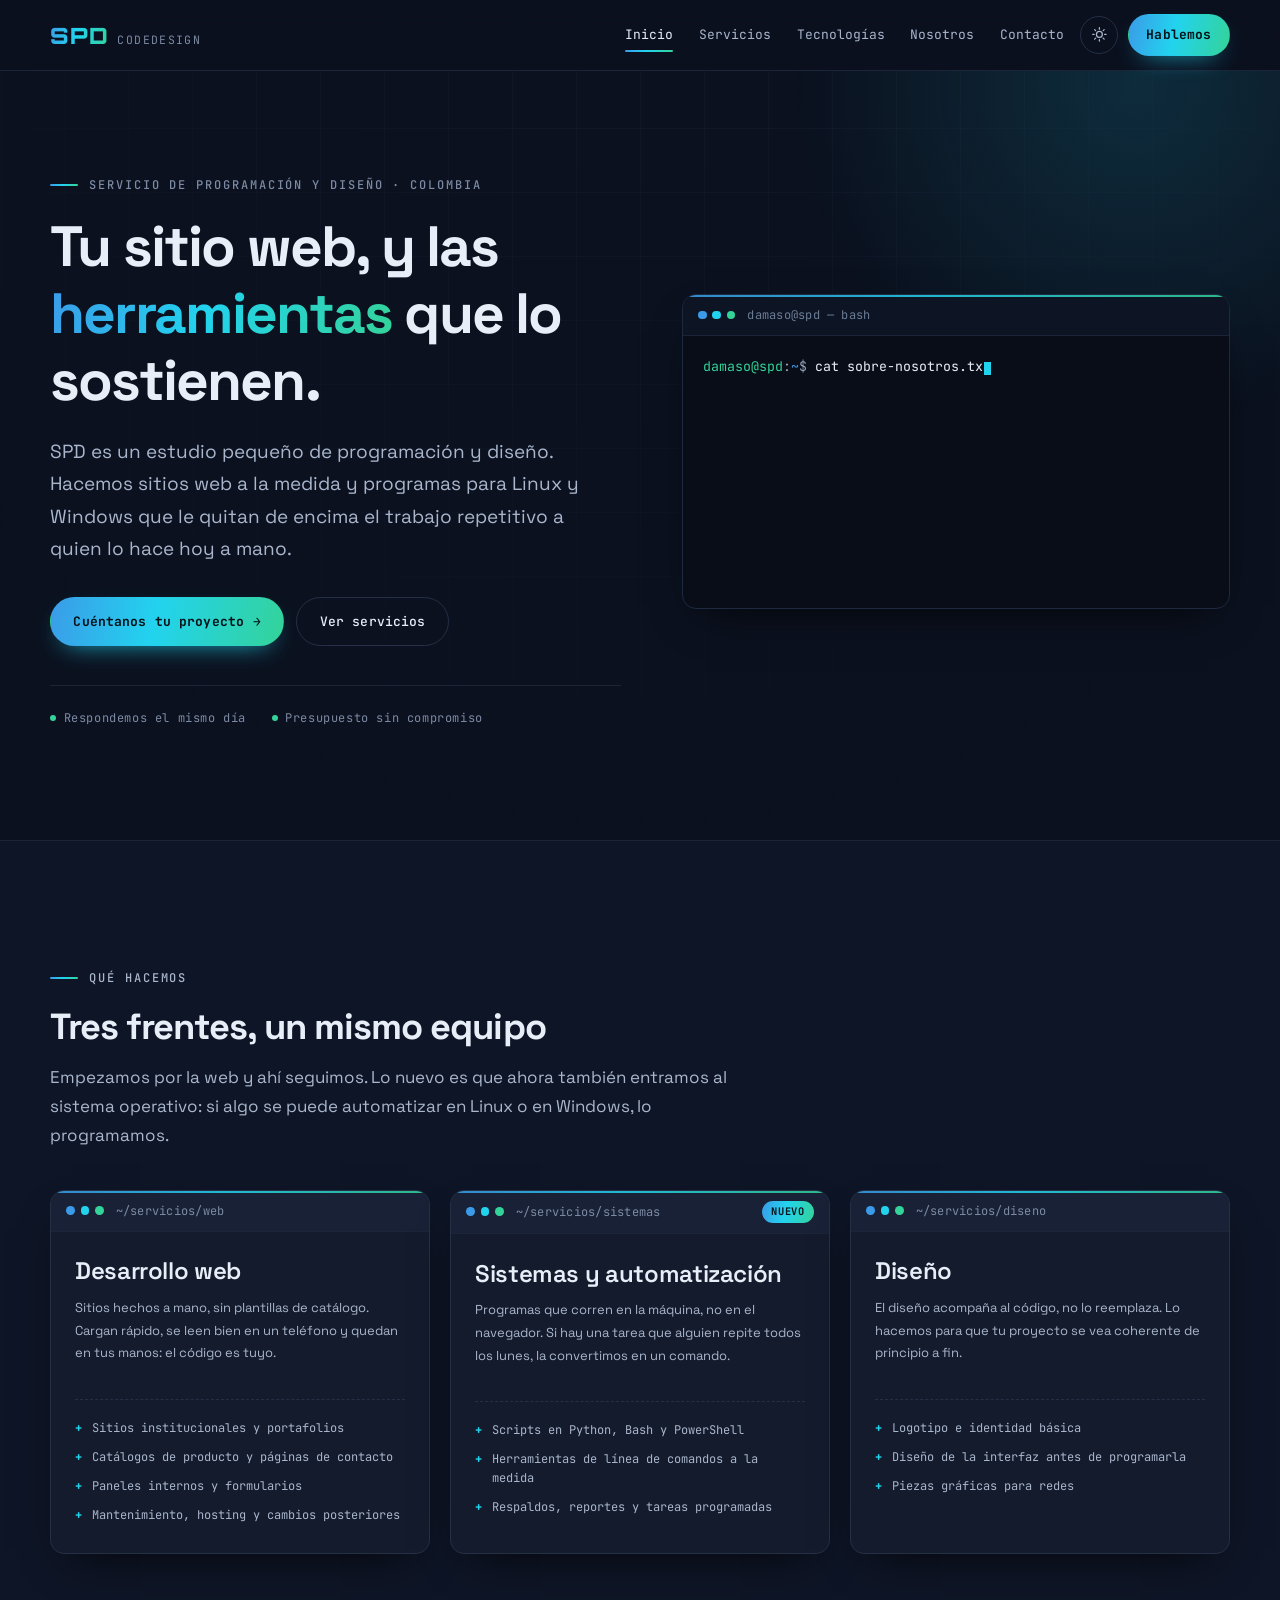
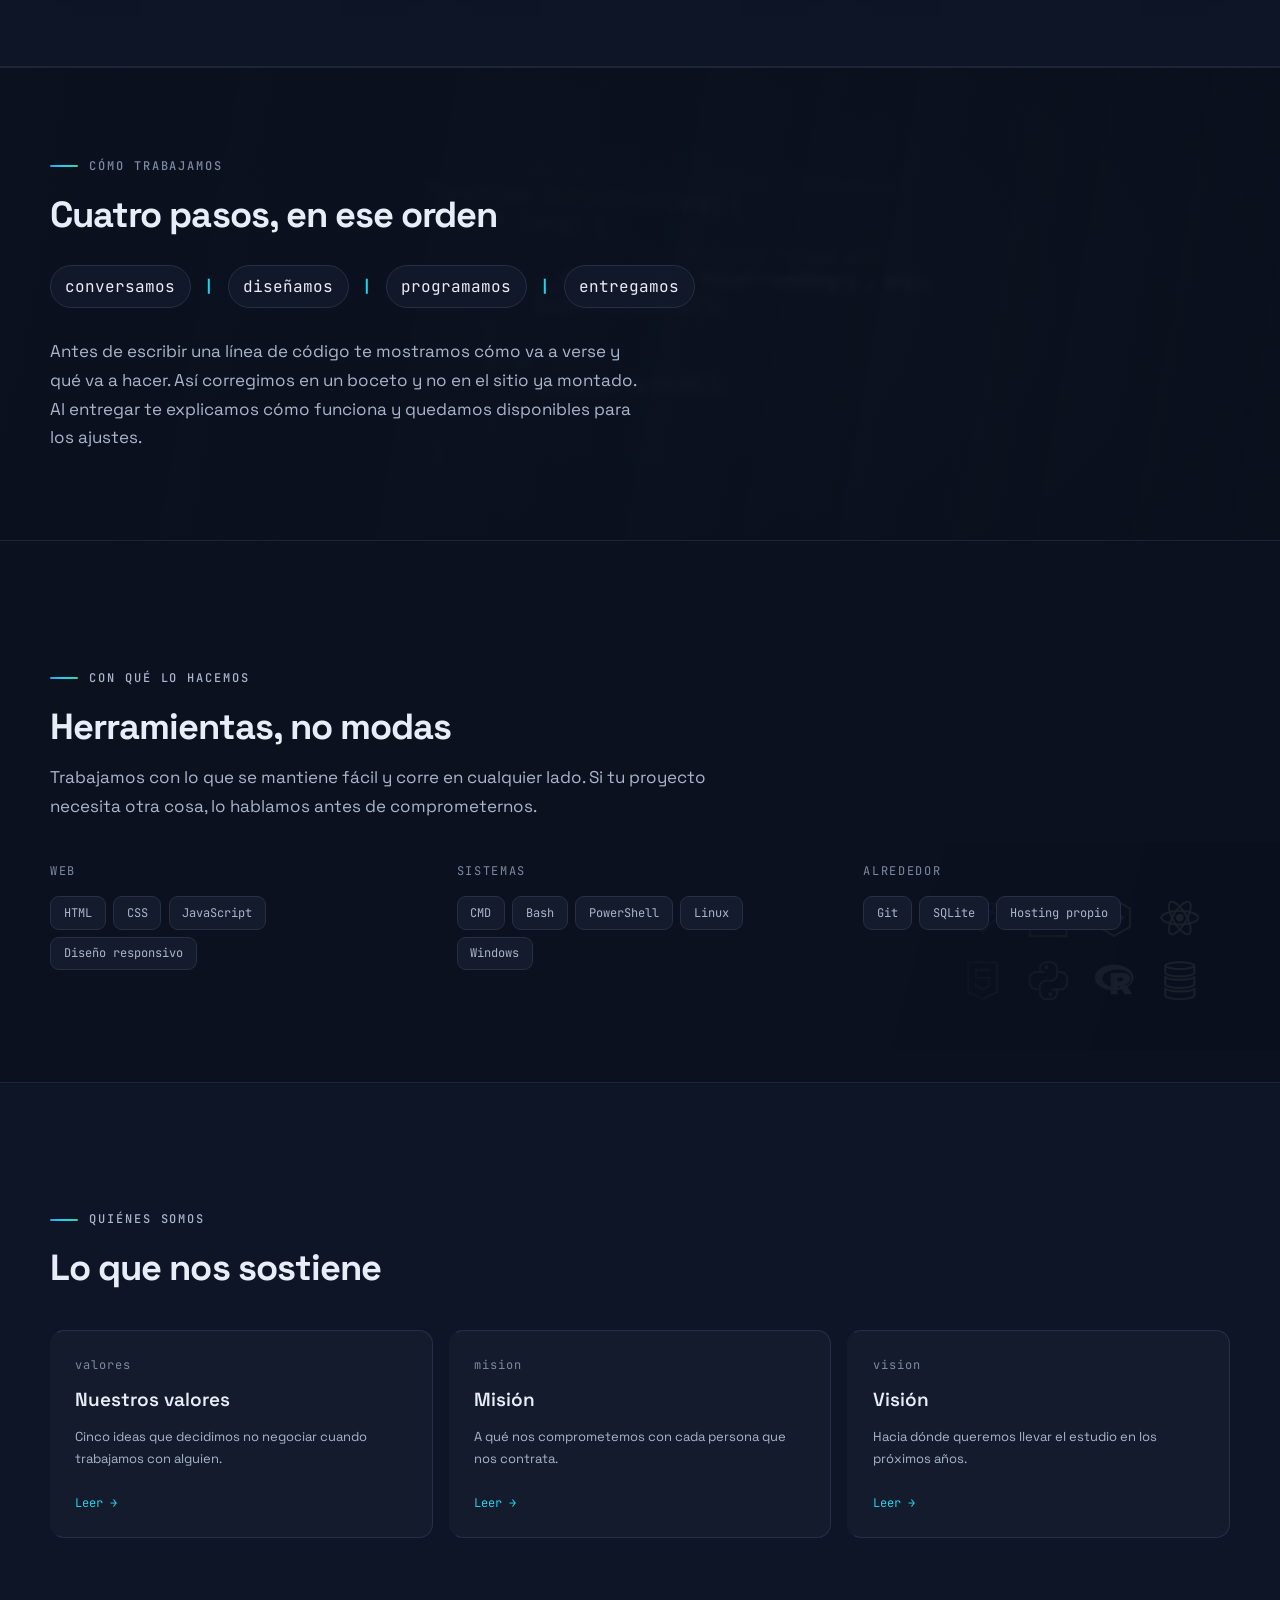
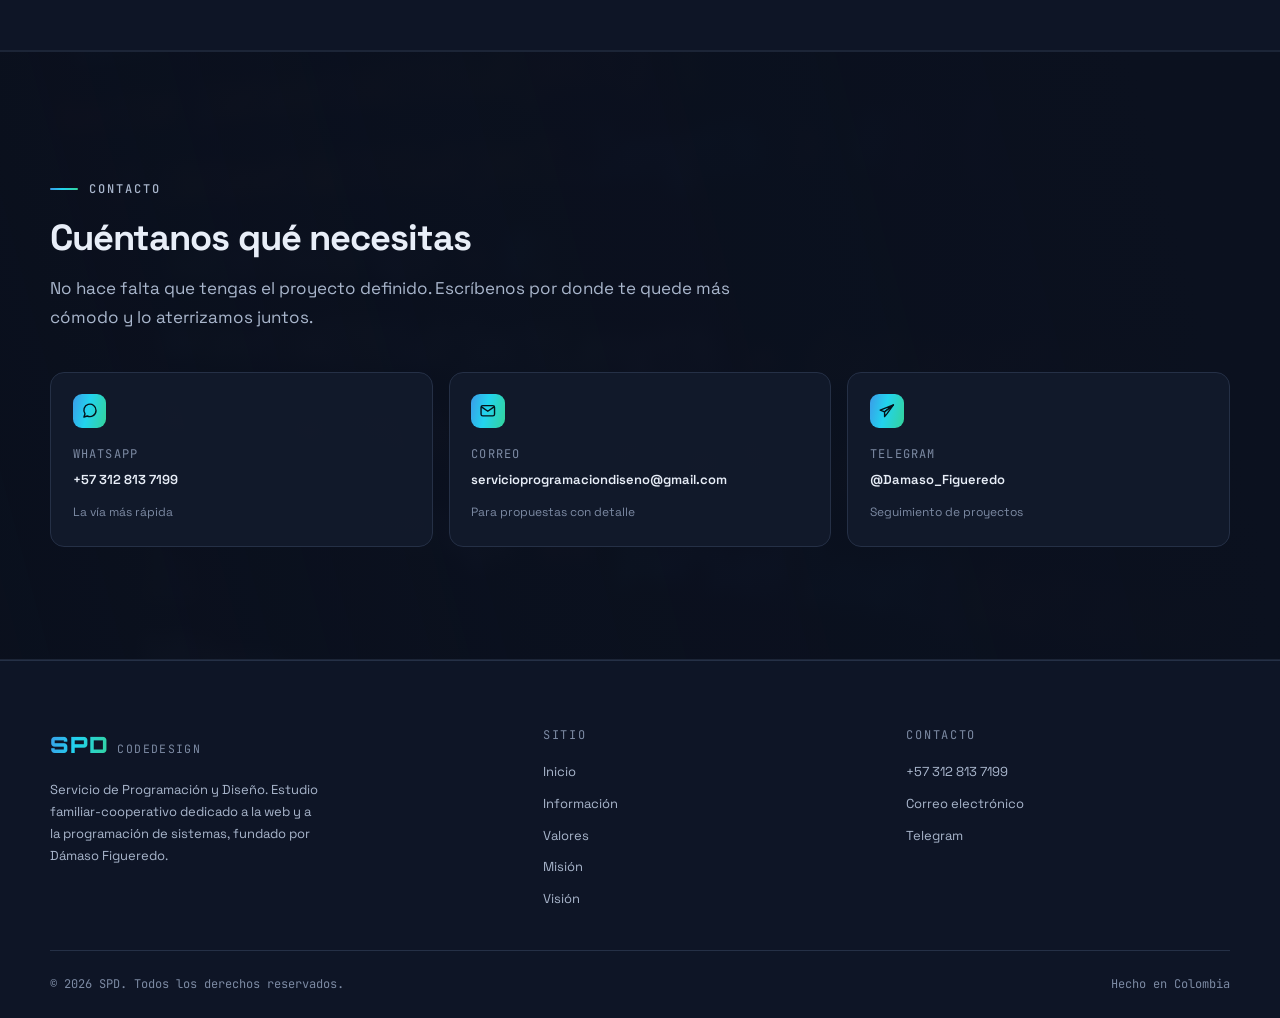
<file: index.html>
<!DOCTYPE html>
<html lang="es" data-theme="dark">
<head>
  <meta charset="UTF-8">
  <meta name="viewport" content="width=device-width, initial-scale=1.0">

  <title>SPD CodeDesign — Programación web y sistemas | Colombia</title>
  <meta name="description" content="SPD: Servicio de Programación y Diseño. Sitios web a la medida y programas para Linux y Windows, hechos en Colombia.">
  <meta name="author" content="Dámaso Figueredo, Fundador">
  <meta name="theme-color" content="#0b111f">

  <meta property="og:type" content="website">
  <meta property="og:title" content="SPD CodeDesign — Programación web y sistemas">
  <meta property="og:description" content="Sitios web a la medida y programas para Linux y Windows.">
  <meta property="og:image" content="SPDimages/SDP3.jpg">
  <meta property="og:locale" content="es_CO">

  <link rel="icon" href="SPDimages/SPD1-removebg-preview.png" type="image/png">
  <link rel="preconnect" href="https://fonts.googleapis.com">
  <link rel="preconnect" href="https://fonts.gstatic.com" crossorigin>
  <link href="https://fonts.googleapis.com/css2?family=JetBrains+Mono:wght@400;500;700&family=Orbitron:wght@700;900&family=Space+Grotesk:wght@400;500;600;700&display=swap" rel="stylesheet">
  <link rel="stylesheet" href="styles.css">

  <script>
    (function () {
      document.documentElement.classList.add('js');
      var theme = 'dark';
      try {
        var saved = localStorage.getItem('spd-theme');
        if (saved === 'light' || saved === 'dark') theme = saved;
      } catch (e) {}
      document.documentElement.setAttribute('data-theme', theme);
    })();
  </script>
</head>

<body>
  <a class="skip-link" href="#contenido">Ir al contenido</a>

  <header class="site-header">
    <div class="wrap site-header__inner">
      <a class="brand" href="index.html">
        <span class="brand__mark">SPD</span>
        <span class="brand__word">CodeDesign</span>
      </a>

      <nav class="nav" data-nav data-open="false" aria-label="Navegación principal">
        <a href="index.html" aria-current="page">Inicio</a>
        <a href="#servicios">Servicios</a>
        <a href="#tecnologias">Tecnologías</a>
        <a href="paginas.html">Nosotros</a>
        <a href="#contacto">Contacto</a>
      </nav>

      <div class="header-tools">
        <button class="icon-btn" type="button" data-theme-toggle aria-label="Cambiar a modo claro">
          <svg class="icon-sun" viewBox="0 0 24 24" fill="none" stroke="currentColor" stroke-width="1.8" stroke-linecap="round" aria-hidden="true">
            <circle cx="12" cy="12" r="4.2"/>
            <path d="M12 2.5v2M12 19.5v2M2.5 12h2M19.5 12h2M5.2 5.2l1.4 1.4M17.4 17.4l1.4 1.4M18.8 5.2l-1.4 1.4M6.6 17.4l-1.4 1.4"/>
          </svg>
          <svg class="icon-moon" viewBox="0 0 24 24" fill="none" stroke="currentColor" stroke-width="1.8" stroke-linecap="round" stroke-linejoin="round" aria-hidden="true">
            <path d="M20 13.5A8.2 8.2 0 1 1 10.5 4a6.4 6.4 0 0 0 9.5 9.5z"/>
          </svg>
        </button>

        <button class="icon-btn nav-toggle" type="button" data-nav-toggle aria-expanded="false" aria-label="Abrir menú">
          <svg viewBox="0 0 24 24" fill="none" stroke="currentColor" stroke-width="1.9" stroke-linecap="round" aria-hidden="true">
            <path d="M4 7h16M4 12h16M4 17h16"/>
          </svg>
        </button>

        <a class="btn btn--primary header-cta" href="#contacto">Hablemos</a>
      </div>
    </div>
  </header>

  <main id="contenido">

    <section class="hero">
      <div class="wrap hero__grid">
        <div data-reveal="1">
          <p class="eyebrow">Servicio de Programación y Diseño · Colombia</p>

          <h1 class="title-1 hero__title">
            Tu sitio web, y las <span class="grad-text">herramientas</span> que lo sostienen.
          </h1>

          <p class="lede hero__lede">
            SPD es un estudio pequeño de programación y diseño. Hacemos sitios web a la
            medida y programas para Linux y Windows que le quitan de encima el trabajo
            repetitivo a quien lo hace hoy a mano.
          </p>

          <div class="btn-row">
            <a class="btn btn--primary" href="#contacto">
              Cuéntanos tu proyecto <span class="arrow" aria-hidden="true">→</span>
            </a>
            <a class="btn btn--ghost" href="#servicios">Ver servicios</a>
          </div>

          <p class="hero__meta">
            <span>Respondemos el mismo día</span>
            <span>Presupuesto sin compromiso</span>
          </p>
        </div>

        <div class="window terminal" data-reveal="2">
          <div class="window__bar">
            <span class="window__dots" aria-hidden="true"><i></i><i></i><i></i></span>
            <span class="window__path">damaso@spd — bash</span>
          </div>
          <div class="terminal__body" data-terminal role="img"
               aria-label="Terminal que muestra: estudio de programación y diseño; empezamos haciendo sitios web a la medida; hoy también programamos para Linux y Windows. Servicios disponibles: web, sistemas y diseño."></div>
        </div>
      </div>
    </section>

    <section class="band band--alt" id="servicios">
      <div class="wrap">
        <div class="section-head" data-reveal="1">
          <p class="eyebrow">Qué hacemos</p>
          <h2 class="title-2">Tres frentes, un mismo equipo</h2>
          <p>
            Empezamos por la web y ahí seguimos. Lo nuevo es que ahora también entramos
            al sistema operativo: si algo se puede automatizar en Linux o en Windows,
            lo programamos.
          </p>
        </div>

        <div class="services">

          <article class="window service" data-reveal="1">
            <div class="window__bar">
              <span class="window__dots" aria-hidden="true"><i></i><i></i><i></i></span>
              <span class="window__path">~/servicios/web</span>
            </div>
            <div class="window__body">
              <h3 class="title-3 service__title">Desarrollo web</h3>
              <p class="service__text">
                Sitios hechos a mano, sin plantillas de catálogo. Cargan rápido, se leen
                bien en un teléfono y quedan en tus manos: el código es tuyo.
              </p>
              <ul class="service__list">
                <li>Sitios institucionales y portafolios</li>
                <li>Catálogos de producto y páginas de contacto</li>
                <li>Paneles internos y formularios</li>
                <li>Mantenimiento, hosting y cambios posteriores</li>
              </ul>
            </div>
          </article>

          <article class="window service" data-reveal="2">
            <div class="window__bar">
              <span class="window__dots" aria-hidden="true"><i></i><i></i><i></i></span>
              <span class="window__path">~/servicios/sistemas</span>
              <span class="window__tag">Nuevo</span>
            </div>
            <div class="window__body">
              <h3 class="title-3 service__title">Sistemas y automatización</h3>
              <p class="service__text">
                Programas que corren en la máquina, no en el navegador. Si hay una tarea
                que alguien repite todos los lunes, la convertimos en un comando.
              </p>
              <ul class="service__list">
                <li>Scripts en Python, Bash y PowerShell</li>
                <li>Herramientas de línea de comandos a la medida</li>
                <li>Respaldos, reportes y tareas programadas</li>
              </ul>
            </div>
          </article>

          <article class="window service" data-reveal="3">
            <div class="window__bar">
              <span class="window__dots" aria-hidden="true"><i></i><i></i><i></i></span>
              <span class="window__path">~/servicios/diseno</span>
            </div>
            <div class="window__body">
              <h3 class="title-3 service__title">Diseño</h3>
              <p class="service__text">
                El diseño acompaña al código, no lo reemplaza. Lo hacemos para que tu
                proyecto se vea coherente de principio a fin.
              </p>
              <ul class="service__list">
                <li>Logotipo e identidad básica</li>
                <li>Diseño de la interfaz antes de programarla</li>
                <li>Piezas gráficas para redes</li>
              </ul>
            </div>
          </article>

        </div>
      </div>
    </section>

    <section class="process">
      <div class="wrap" data-reveal="1">
        <p class="eyebrow">Cómo trabajamos</p>
        <h2 class="title-2">Cuatro pasos, en ese orden</h2>

        <div class="pipeline">
          <span class="pipeline__step">conversamos</span>
          <span class="pipeline__pipe" aria-hidden="true">|</span>
          <span class="pipeline__step">diseñamos</span>
          <span class="pipeline__pipe" aria-hidden="true">|</span>
          <span class="pipeline__step">programamos</span>
          <span class="pipeline__pipe" aria-hidden="true">|</span>
          <span class="pipeline__step">entregamos</span>
        </div>

        <p class="process__note">
          Antes de escribir una línea de código te mostramos cómo va a verse y qué va a
          hacer. Así corregimos en un boceto y no en el sitio ya montado. Al entregar te
          explicamos cómo funciona y quedamos disponibles para los ajustes.
        </p>
      </div>
    </section>

    <section class="band tech" id="tecnologias">
      <div class="wrap">
        <div class="section-head" data-reveal="1">
          <p class="eyebrow">Con qué lo hacemos</p>
          <h2 class="title-2">Herramientas, no modas</h2>
          <p>
            Trabajamos con lo que se mantiene fácil y corre en cualquier lado. Si tu
            proyecto necesita otra cosa, lo hablamos antes de comprometernos.
          </p>
        </div>

        <div class="tech-groups" data-reveal="2">
          <div class="tech-group">
            <p class="tech-group__label">Web</p>
            <div class="chips">
              <span class="chip">HTML</span>
              <span class="chip">CSS</span>
              <span class="chip">JavaScript</span>
              <span class="chip">Diseño responsivo</span>
            </div>
          </div>

          <div class="tech-group">
            <p class="tech-group__label">Sistemas</p>
            <div class="chips">
              <span class="chip">CMD</span>
              <span class="chip">Bash</span>
              <span class="chip">PowerShell</span>
              <span class="chip">Linux</span>
              <span class="chip">Windows</span>
            </div>
          </div>

          <div class="tech-group">
            <p class="tech-group__label">Alrededor</p>
            <div class="chips">
              <span class="chip">Git</span>
              <span class="chip">SQLite</span>
              <span class="chip">Hosting propio</span>
            </div>
          </div>
        </div>
      </div>
    </section>

    <section class="band band--alt">
      <div class="wrap">
        <div class="section-head" data-reveal="1">
          <p class="eyebrow">Quiénes somos</p>
          <h2 class="title-2">Lo que nos sostiene</h2>
        </div>

        <div class="link-cards" data-reveal="2">
          <a class="link-card" href="valores.html">
            <span class="link-card__key">valores</span>
            <span class="link-card__title">Nuestros valores</span>
            <span class="link-card__text">
              Cinco ideas que decidimos no negociar cuando trabajamos con alguien.
            </span>
            <span class="link-card__go">Leer <span class="arrow" aria-hidden="true">→</span></span>
          </a>

          <a class="link-card" href="mision.html">
            <span class="link-card__key">mision</span>
            <span class="link-card__title">Misión</span>
            <span class="link-card__text">
              A qué nos comprometemos con cada persona que nos contrata.
            </span>
            <span class="link-card__go">Leer <span class="arrow" aria-hidden="true">→</span></span>
          </a>

          <a class="link-card" href="vision.html">
            <span class="link-card__key">vision</span>
            <span class="link-card__title">Visión</span>
            <span class="link-card__text">
              Hacia dónde queremos llevar el estudio en los próximos años.
            </span>
            <span class="link-card__go">Leer <span class="arrow" aria-hidden="true">→</span></span>
          </a>
        </div>
      </div>
    </section>

    <section class="band contact" id="contacto">
      <div class="wrap">
        <div class="section-head" data-reveal="1">
          <p class="eyebrow">Contacto</p>
          <h2 class="title-2">Cuéntanos qué necesitas</h2>
          <p>
            No hace falta que tengas el proyecto definido. Escríbenos por donde te quede
            más cómodo y lo aterrizamos juntos.
          </p>
        </div>

        <div class="contact-list" data-reveal="2">
          <a class="contact-card" href="https://wa.me/573128137199" target="_blank" rel="noopener">
            <span class="contact-card__icon" aria-hidden="true">
              <svg viewBox="0 0 24 24" fill="none" stroke="currentColor" stroke-width="1.9" stroke-linecap="round" stroke-linejoin="round">
                <path d="M20.5 11.6a8.3 8.3 0 0 1-11.9 7.5L4 20.5l1.5-4.4a8.3 8.3 0 1 1 15 -4.5z"/>
              </svg>
            </span>
            <span class="contact-card__label">WhatsApp</span>
            <span class="contact-card__value">+57 312 813 7199</span>
            <span class="contact-card__note">La vía más rápida</span>
          </a>

          <a class="contact-card" href="mailto:servicioprogramaciondiseno@gmail.com">
            <span class="contact-card__icon" aria-hidden="true">
              <svg viewBox="0 0 24 24" fill="none" stroke="currentColor" stroke-width="1.9" stroke-linecap="round" stroke-linejoin="round">
                <rect x="2.8" y="5" width="18.4" height="14" rx="2.4"/>
                <path d="m3.4 6.6 8.6 6 8.6-6"/>
              </svg>
            </span>
            <span class="contact-card__label">Correo</span>
            <span class="contact-card__value">servicioprogramaciondiseno@gmail.com</span>
            <span class="contact-card__note">Para propuestas con detalle</span>
          </a>

          <a class="contact-card" href="https://t.me/Damaso_Figueredo" target="_blank" rel="noopener">
            <span class="contact-card__icon" aria-hidden="true">
              <svg viewBox="0 0 24 24" fill="none" stroke="currentColor" stroke-width="1.9" stroke-linecap="round" stroke-linejoin="round">
                <path d="M21 4 3 11l6 2.4L21 4z"/>
                <path d="M21 4 9 13.4V20l3.4-4.2L21 4z"/>
              </svg>
            </span>
            <span class="contact-card__label">Telegram</span>
            <span class="contact-card__value">@Damaso_Figueredo</span>
            <span class="contact-card__note">Seguimiento de proyectos</span>
          </a>
        </div>
      </div>
    </section>

  </main>

  <footer class="site-footer">
    <div class="wrap">
      <div class="footer-grid">
        <div>
          <a class="brand" href="index.html">
            <span class="brand__mark">SPD</span>
            <span class="brand__word">CodeDesign</span>
          </a>
          <p class="footer-about">
            Servicio de Programación y Diseño. Estudio familiar-cooperativo dedicado a la web y a la
            programación de sistemas, fundado por Dámaso Figueredo.
          </p>
        </div>

        <div class="footer-col">
          <p class="footer-col__title">Sitio</p>
          <nav class="footer-links" aria-label="Enlaces del sitio">
            <a href="index.html">Inicio</a>
            <a href="paginas.html">Información</a>
            <a href="valores.html">Valores</a>
            <a href="mision.html">Misión</a>
            <a href="vision.html">Visión</a>
          </nav>
        </div>

        <div class="footer-col">
          <p class="footer-col__title">Contacto</p>
          <nav class="footer-links" aria-label="Datos de contacto">
            <a href="tel:+573128137199">+57 312 813 7199</a>
            <a href="mailto:servicioprogramaciondiseno@gmail.com">Correo electrónico</a>
            <a href="https://t.me/Damaso_Figueredo" target="_blank" rel="noopener">Telegram</a>
          </nav>
        </div>
      </div>

      <div class="footer-bottom">
        <span>© <span data-year>2026</span> SPD. Todos los derechos reservados.</span>
        <span>Hecho en Colombia</span>
      </div>
    </div>
  </footer>

  <script src="main.js"></script>
</body>
</html>
</file>
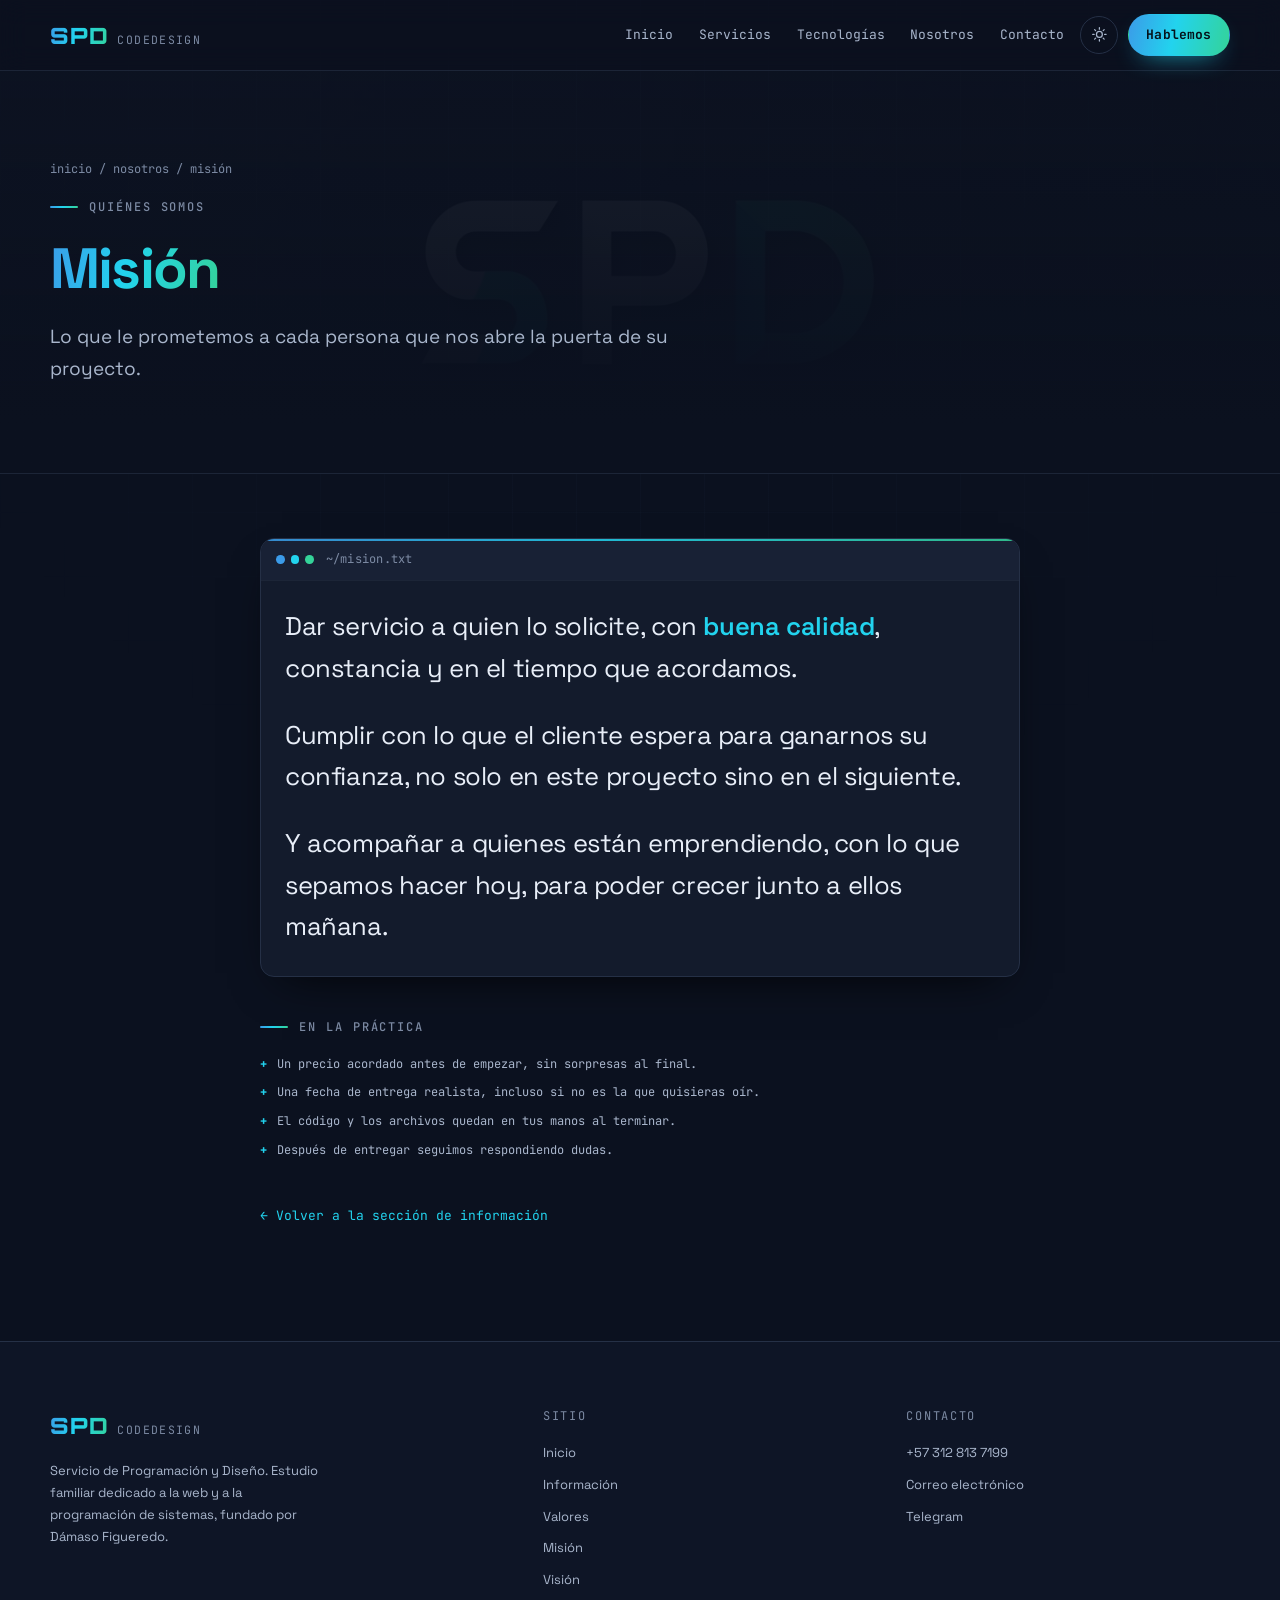
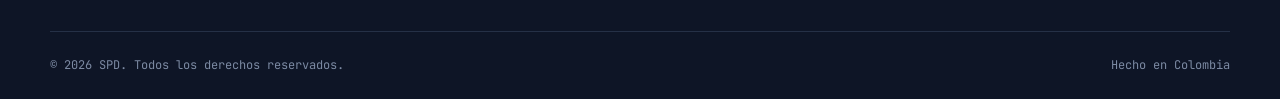
<file: mision.html>
<!DOCTYPE html>
<html lang="es" data-theme="dark">
<head>
  <meta charset="UTF-8">
  <meta name="viewport" content="width=device-width, initial-scale=1.0">

  <title>Misión — SPD CodeDesign</title>
  <meta name="description" content="La misión de SPD: Servicio de Programación y Diseño. A qué nos comprometemos con cada persona que nos contrata.">
  <meta name="author" content="Dámaso Figueredo, Fundador">
  <meta name="theme-color" content="#0b111f">

  <meta property="og:type" content="article">
  <meta property="og:title" content="Misión — SPD CodeDesign">
  <meta property="og:description" content="A qué nos comprometemos con cada persona que nos contrata.">
  <meta property="og:image" content="SPDimages/SDP3.jpg">

  <link rel="icon" href="SPDimages/SPD1PRO.png" type="image/png">
  <link rel="preconnect" href="https://fonts.googleapis.com">
  <link rel="preconnect" href="https://fonts.gstatic.com" crossorigin>
  <link href="https://fonts.googleapis.com/css2?family=JetBrains+Mono:wght@400;500;700&family=Orbitron:wght@700;900&family=Space+Grotesk:wght@400;500;600;700&display=swap" rel="stylesheet">
  <link rel="stylesheet" href="styles.css">

  <script>
    (function () {
      document.documentElement.classList.add('js');
      var theme = 'dark';
      try {
        var saved = localStorage.getItem('spd-theme');
        if (saved === 'light' || saved === 'dark') theme = saved;
      } catch (e) {}
      document.documentElement.setAttribute('data-theme', theme);
    })();
  </script>
</head>

<body>
  <a class="skip-link" href="#contenido">Ir al contenido</a>

  <header class="site-header">
    <div class="wrap site-header__inner">
      <a class="brand" href="index.html">
        <span class="brand__mark">SPD</span>
        <span class="brand__word">CodeDesign</span>
      </a>

      <nav class="nav" data-nav data-open="false" aria-label="Navegación principal">
        <a href="index.html">Inicio</a>
        <a href="index.html#servicios">Servicios</a>
        <a href="index.html#tecnologias">Tecnologías</a>
        <a href="paginas.html">Nosotros</a>
        <a href="index.html#contacto">Contacto</a>
      </nav>

      <div class="header-tools">
        <button class="icon-btn" type="button" data-theme-toggle aria-label="Cambiar a modo claro">
          <svg class="icon-sun" viewBox="0 0 24 24" fill="none" stroke="currentColor" stroke-width="1.8" stroke-linecap="round" aria-hidden="true">
            <circle cx="12" cy="12" r="4.2"/>
            <path d="M12 2.5v2M12 19.5v2M2.5 12h2M19.5 12h2M5.2 5.2l1.4 1.4M17.4 17.4l1.4 1.4M18.8 5.2l-1.4 1.4M6.6 17.4l-1.4 1.4"/>
          </svg>
          <svg class="icon-moon" viewBox="0 0 24 24" fill="none" stroke="currentColor" stroke-width="1.8" stroke-linecap="round" stroke-linejoin="round" aria-hidden="true">
            <path d="M20 13.5A8.2 8.2 0 1 1 10.5 4a6.4 6.4 0 0 0 9.5 9.5z"/>
          </svg>
        </button>

        <button class="icon-btn nav-toggle" type="button" data-nav-toggle aria-expanded="false" aria-label="Abrir menú">
          <svg viewBox="0 0 24 24" fill="none" stroke="currentColor" stroke-width="1.9" stroke-linecap="round" aria-hidden="true">
            <path d="M4 7h16M4 12h16M4 17h16"/>
          </svg>
        </button>

        <a class="btn btn--primary header-cta" href="index.html#contacto">Hablemos</a>
      </div>
    </div>
  </header>

  <main id="contenido">

    <section class="page-hero">
      <div class="wrap">
        <p class="crumbs"><a href="index.html">inicio</a> / <a href="paginas.html">nosotros</a> / misión</p>
        <p class="eyebrow">Quiénes somos</p>
        <h1 class="title-1"><span class="grad-text">Misión</span></h1>
        <p class="lede" style="margin-top:1.2rem">
          Lo que le prometemos a cada persona que nos abre la puerta de su proyecto.
        </p>
      </div>
    </section>

    <section class="band">
      <div class="wrap wrap--narrow">

        <article class="window" data-reveal="1">
          <div class="window__bar">
            <span class="window__dots" aria-hidden="true"><i></i><i></i><i></i></span>
            <span class="window__path">~/mision.txt</span>
          </div>
          <div class="window__body">
            <div class="statement">
              <p>
                Dar servicio a quien lo solicite, con <strong>buena calidad</strong>,
                constancia y en el tiempo que acordamos.
              </p>
              <p>
                Cumplir con lo que el cliente espera para ganarnos su confianza, no solo
                en este proyecto sino en el siguiente.
              </p>
              <p>
                Y acompañar a quienes están emprendiendo, con lo que sepamos hacer hoy,
                para poder crecer junto a ellos mañana.
              </p>
            </div>
          </div>
        </article>

        <div style="margin-top:2.5rem" data-reveal="2">
          <p class="eyebrow">En la práctica</p>
          <ul class="service__list" style="border-top:0;padding-top:0;margin-top:0">
            <li>Un precio acordado antes de empezar, sin sorpresas al final.</li>
            <li>Una fecha de entrega realista, incluso si no es la que quisieras oír.</li>
            <li>El código y los archivos quedan en tus manos al terminar.</li>
            <li>Después de entregar seguimos respondiendo dudas.</li>
          </ul>
        </div>

        <p style="margin-top:2.5rem">
          <a class="link-line" href="paginas.html">← Volver a la sección de información</a>
        </p>

      </div>
    </section>

  </main>

  <footer class="site-footer">
    <div class="wrap">
      <div class="footer-grid">
        <div>
          <a class="brand" href="index.html">
            <span class="brand__mark">SPD</span>
            <span class="brand__word">CodeDesign</span>
          </a>
          <p class="footer-about">
            Servicio de Programación y Diseño. Estudio familiar dedicado a la web y a la
            programación de sistemas, fundado por Dámaso Figueredo.
          </p>
        </div>

        <div class="footer-col">
          <p class="footer-col__title">Sitio</p>
          <nav class="footer-links" aria-label="Enlaces del sitio">
            <a href="index.html">Inicio</a>
            <a href="paginas.html">Información</a>
            <a href="valores.html">Valores</a>
            <a href="mision.html">Misión</a>
            <a href="vision.html">Visión</a>
          </nav>
        </div>

        <div class="footer-col">
          <p class="footer-col__title">Contacto</p>
          <nav class="footer-links" aria-label="Datos de contacto">
            <a href="tel:+573128137199">+57 312 813 7199</a>
            <a href="mailto:servicioprogramaciondiseno@gmail.com">Correo electrónico</a>
            <a href="https://t.me/Damaso_Figueredo" target="_blank" rel="noopener">Telegram</a>
          </nav>
        </div>
      </div>

      <div class="footer-bottom">
        <span>© <span data-year>2026</span> SPD. Todos los derechos reservados.</span>
        <span>Hecho en Colombia</span>
      </div>
    </div>
  </footer>

  <script src="main.js"></script>
</body>
</html>
</file>
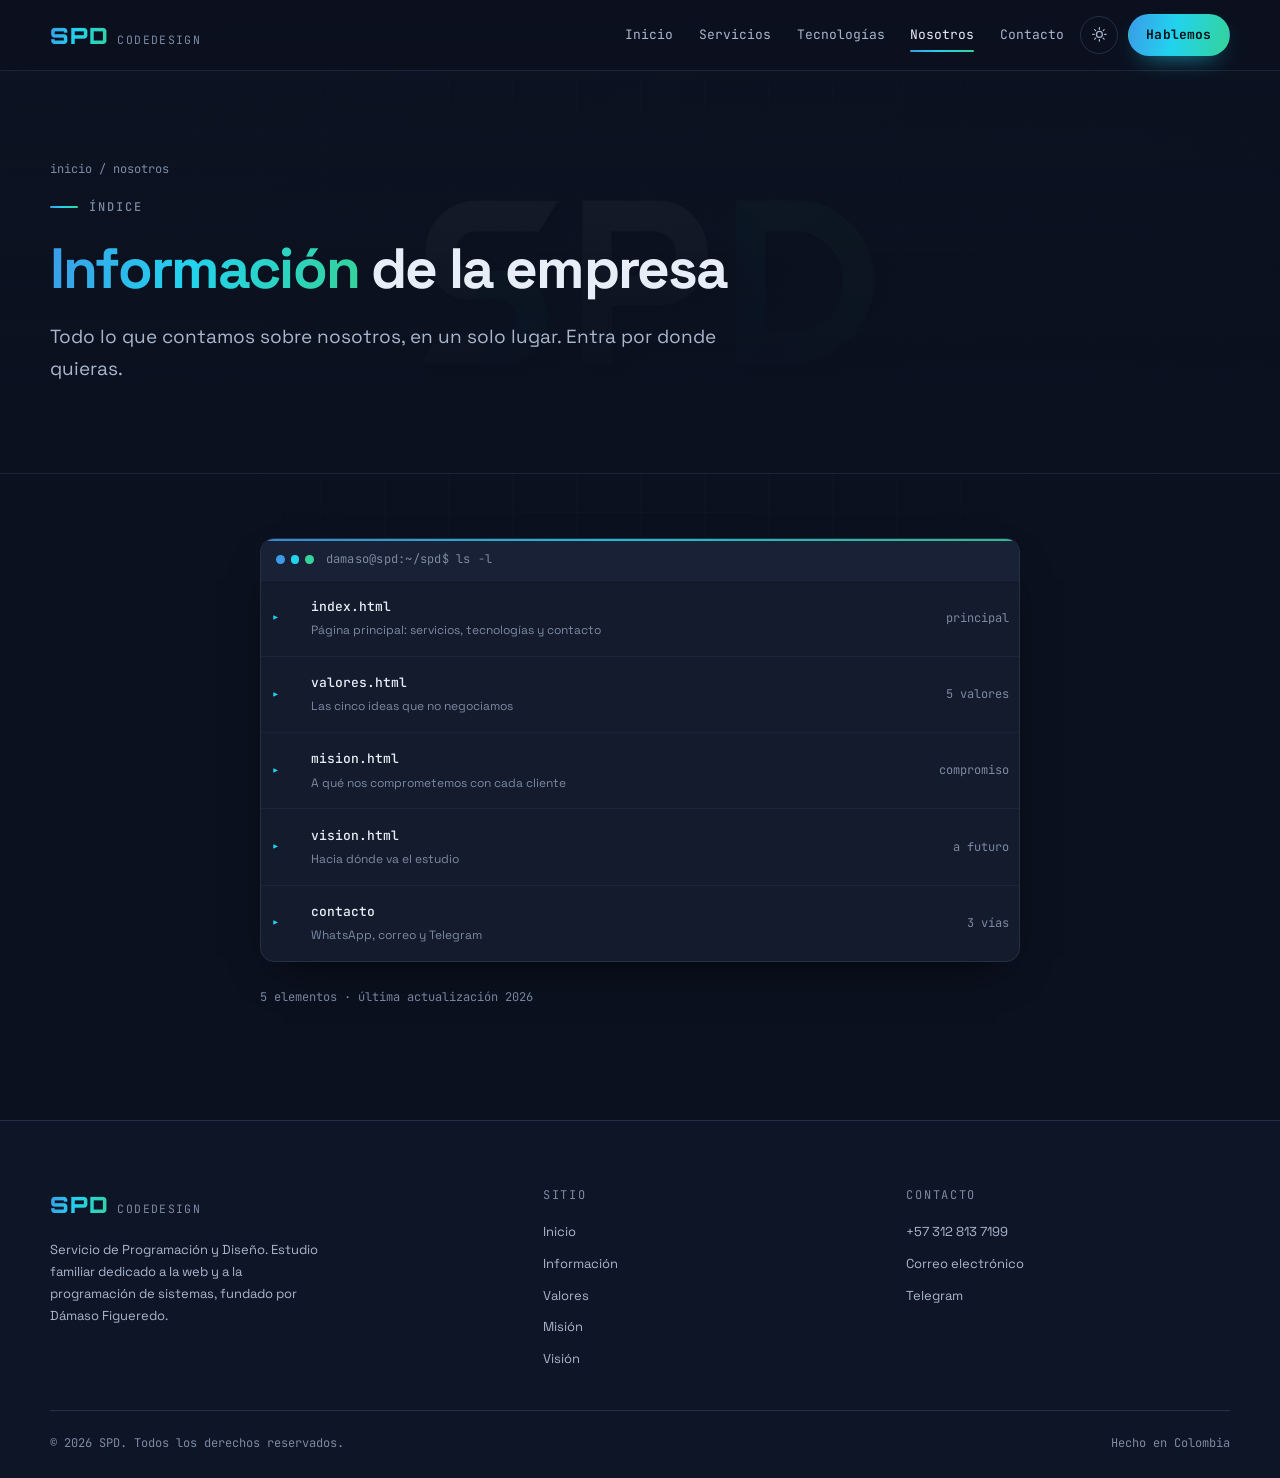
<file: paginas.html>
<!DOCTYPE html>
<html lang="es" data-theme="dark">
<head>
  <meta charset="UTF-8">
  <meta name="viewport" content="width=device-width, initial-scale=1.0">

  <title>Información — SPD CodeDesign</title>
  <meta name="description" content="Índice de las páginas de SPD: Servicio de Programación y Diseño. Valores, misión y visión de la empresa.">
  <meta name="author" content="Dámaso Figueredo, Fundador">
  <meta name="theme-color" content="#0b111f">

  <meta property="og:type" content="website">
  <meta property="og:title" content="Información — SPD CodeDesign">
  <meta property="og:description" content="Índice de las páginas de la empresa.">
  <meta property="og:image" content="SPDimages/SDP3.jpg">

  <link rel="icon" href="SPDimages/SPD1PRO.png" type="image/png">
  <link rel="preconnect" href="https://fonts.googleapis.com">
  <link rel="preconnect" href="https://fonts.gstatic.com" crossorigin>
  <link href="https://fonts.googleapis.com/css2?family=JetBrains+Mono:wght@400;500;700&family=Orbitron:wght@700;900&family=Space+Grotesk:wght@400;500;600;700&display=swap" rel="stylesheet">
  <link rel="stylesheet" href="styles.css">

  <script>
    (function () {
      document.documentElement.classList.add('js');
      var theme = 'dark';
      try {
        var saved = localStorage.getItem('spd-theme');
        if (saved === 'light' || saved === 'dark') theme = saved;
      } catch (e) {}
      document.documentElement.setAttribute('data-theme', theme);
    })();
  </script>
</head>

<body>
  <a class="skip-link" href="#contenido">Ir al contenido</a>

  <header class="site-header">
    <div class="wrap site-header__inner">
      <a class="brand" href="index.html">
        <span class="brand__mark">SPD</span>
        <span class="brand__word">CodeDesign</span>
      </a>

      <nav class="nav" data-nav data-open="false" aria-label="Navegación principal">
        <a href="index.html">Inicio</a>
        <a href="index.html#servicios">Servicios</a>
        <a href="index.html#tecnologias">Tecnologías</a>
        <a href="paginas.html" aria-current="page">Nosotros</a>
        <a href="index.html#contacto">Contacto</a>
      </nav>

      <div class="header-tools">
        <button class="icon-btn" type="button" data-theme-toggle aria-label="Cambiar a modo claro">
          <svg class="icon-sun" viewBox="0 0 24 24" fill="none" stroke="currentColor" stroke-width="1.8" stroke-linecap="round" aria-hidden="true">
            <circle cx="12" cy="12" r="4.2"/>
            <path d="M12 2.5v2M12 19.5v2M2.5 12h2M19.5 12h2M5.2 5.2l1.4 1.4M17.4 17.4l1.4 1.4M18.8 5.2l-1.4 1.4M6.6 17.4l-1.4 1.4"/>
          </svg>
          <svg class="icon-moon" viewBox="0 0 24 24" fill="none" stroke="currentColor" stroke-width="1.8" stroke-linecap="round" stroke-linejoin="round" aria-hidden="true">
            <path d="M20 13.5A8.2 8.2 0 1 1 10.5 4a6.4 6.4 0 0 0 9.5 9.5z"/>
          </svg>
        </button>

        <button class="icon-btn nav-toggle" type="button" data-nav-toggle aria-expanded="false" aria-label="Abrir menú">
          <svg viewBox="0 0 24 24" fill="none" stroke="currentColor" stroke-width="1.9" stroke-linecap="round" aria-hidden="true">
            <path d="M4 7h16M4 12h16M4 17h16"/>
          </svg>
        </button>

        <a class="btn btn--primary header-cta" href="index.html#contacto">Hablemos</a>
      </div>
    </div>
  </header>

  <main id="contenido">

    <section class="page-hero">
      <div class="wrap">
        <p class="crumbs"><a href="index.html">inicio</a> / nosotros</p>
        <p class="eyebrow">Índice</p>
        <h1 class="title-1"><span class="grad-text">Información</span> de la empresa</h1>
        <p class="lede" style="margin-top:1.2rem">
          Todo lo que contamos sobre nosotros, en un solo lugar. Entra por donde quieras.
        </p>
      </div>
    </section>

    <section class="band">
      <div class="wrap wrap--narrow">

        <article class="window" data-reveal="1">
          <div class="window__bar">
            <span class="window__dots" aria-hidden="true"><i></i><i></i><i></i></span>
            <span class="window__path">damaso@spd:~/spd$ ls -l</span>
          </div>

          <nav class="dir" aria-label="Páginas del sitio">
            <a class="dir__row" href="index.html">
              <span class="dir__icon" aria-hidden="true">▸</span>
              <span class="dir__name">
                index.html
                <span class="dir__desc">Página principal: servicios, tecnologías y contacto</span>
              </span>
              <span class="dir__size">principal</span>
            </a>

            <a class="dir__row" href="valores.html">
              <span class="dir__icon" aria-hidden="true">▸</span>
              <span class="dir__name">
                valores.html
                <span class="dir__desc">Las cinco ideas que no negociamos</span>
              </span>
              <span class="dir__size">5 valores</span>
            </a>

            <a class="dir__row" href="mision.html">
              <span class="dir__icon" aria-hidden="true">▸</span>
              <span class="dir__name">
                mision.html
                <span class="dir__desc">A qué nos comprometemos con cada cliente</span>
              </span>
              <span class="dir__size">compromiso</span>
            </a>

            <a class="dir__row" href="vision.html">
              <span class="dir__icon" aria-hidden="true">▸</span>
              <span class="dir__name">
                vision.html
                <span class="dir__desc">Hacia dónde va el estudio</span>
              </span>
              <span class="dir__size">a futuro</span>
            </a>

            <a class="dir__row" href="index.html#contacto">
              <span class="dir__icon" aria-hidden="true">▸</span>
              <span class="dir__name">
                contacto
                <span class="dir__desc">WhatsApp, correo y Telegram</span>
              </span>
              <span class="dir__size">3 vías</span>
            </a>
          </nav>
        </article>

        <p class="text-muted" style="margin-top:1.6rem;font-family:var(--font-mono);font-size:var(--fs-xs)">
          5 elementos · última actualización 2026
        </p>

      </div>
    </section>

  </main>

  <footer class="site-footer">
    <div class="wrap">
      <div class="footer-grid">
        <div>
          <a class="brand" href="index.html">
            <span class="brand__mark">SPD</span>
            <span class="brand__word">CodeDesign</span>
          </a>
          <p class="footer-about">
            Servicio de Programación y Diseño. Estudio familiar dedicado a la web y a la
            programación de sistemas, fundado por Dámaso Figueredo.
          </p>
        </div>

        <div class="footer-col">
          <p class="footer-col__title">Sitio</p>
          <nav class="footer-links" aria-label="Enlaces del sitio">
            <a href="index.html">Inicio</a>
            <a href="paginas.html">Información</a>
            <a href="valores.html">Valores</a>
            <a href="mision.html">Misión</a>
            <a href="vision.html">Visión</a>
          </nav>
        </div>

        <div class="footer-col">
          <p class="footer-col__title">Contacto</p>
          <nav class="footer-links" aria-label="Datos de contacto">
            <a href="tel:+573128137199">+57 312 813 7199</a>
            <a href="mailto:servicioprogramaciondiseno@gmail.com">Correo electrónico</a>
            <a href="https://t.me/Damaso_Figueredo" target="_blank" rel="noopener">Telegram</a>
          </nav>
        </div>
      </div>

      <div class="footer-bottom">
        <span>© <span data-year>2026</span> SPD. Todos los derechos reservados.</span>
        <span>Hecho en Colombia</span>
      </div>
    </div>
  </footer>

  <script src="main.js"></script>
</body>
</html>
</file>
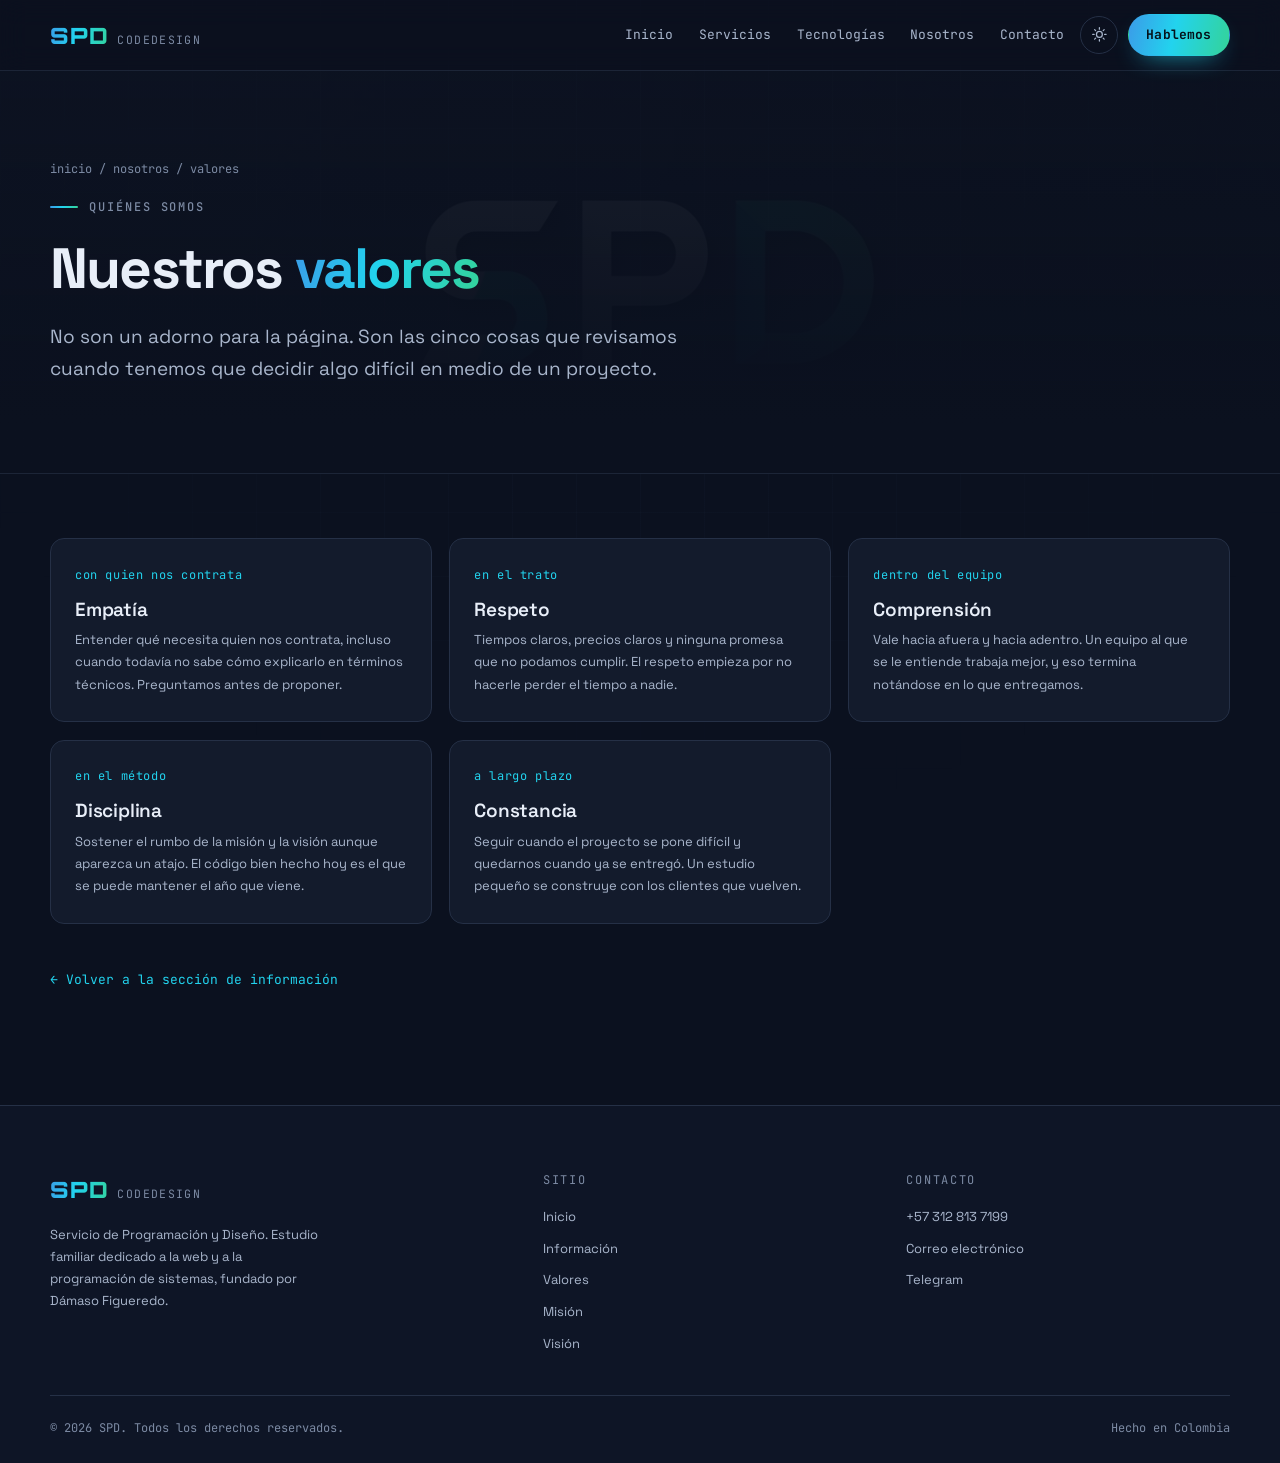
<file: valores.html>
<!DOCTYPE html>
<html lang="es" data-theme="dark">
<head>
  <meta charset="UTF-8">
  <meta name="viewport" content="width=device-width, initial-scale=1.0">

  <title>Valores — SPD CodeDesign</title>
  <meta name="description" content="Los valores de SPD: Servicio de Programación y Diseño. Empatía, respeto, comprensión, disciplina y constancia.">
  <meta name="author" content="Dámaso Figueredo, Fundador">
  <meta name="theme-color" content="#0b111f">

  <meta property="og:type" content="article">
  <meta property="og:title" content="Valores — SPD CodeDesign">
  <meta property="og:description" content="Cinco ideas que no negociamos cuando trabajamos con alguien.">
  <meta property="og:image" content="SPDimages/SDP3.jpg">

  <link rel="icon" href="SPDimages/SPD1PRO.png" type="image/png">
  <link rel="preconnect" href="https://fonts.googleapis.com">
  <link rel="preconnect" href="https://fonts.gstatic.com" crossorigin>
  <link href="https://fonts.googleapis.com/css2?family=JetBrains+Mono:wght@400;500;700&family=Orbitron:wght@700;900&family=Space+Grotesk:wght@400;500;600;700&display=swap" rel="stylesheet">
  <link rel="stylesheet" href="styles.css">

  <script>
    (function () {
      document.documentElement.classList.add('js');
      var theme = 'dark';
      try {
        var saved = localStorage.getItem('spd-theme');
        if (saved === 'light' || saved === 'dark') theme = saved;
      } catch (e) {}
      document.documentElement.setAttribute('data-theme', theme);
    })();
  </script>
</head>

<body>
  <a class="skip-link" href="#contenido">Ir al contenido</a>

  <header class="site-header">
    <div class="wrap site-header__inner">
      <a class="brand" href="index.html">
        <span class="brand__mark">SPD</span>
        <span class="brand__word">CodeDesign</span>
      </a>

      <nav class="nav" data-nav data-open="false" aria-label="Navegación principal">
        <a href="index.html">Inicio</a>
        <a href="index.html#servicios">Servicios</a>
        <a href="index.html#tecnologias">Tecnologías</a>
        <a href="paginas.html">Nosotros</a>
        <a href="index.html#contacto">Contacto</a>
      </nav>

      <div class="header-tools">
        <button class="icon-btn" type="button" data-theme-toggle aria-label="Cambiar a modo claro">
          <svg class="icon-sun" viewBox="0 0 24 24" fill="none" stroke="currentColor" stroke-width="1.8" stroke-linecap="round" aria-hidden="true">
            <circle cx="12" cy="12" r="4.2"/>
            <path d="M12 2.5v2M12 19.5v2M2.5 12h2M19.5 12h2M5.2 5.2l1.4 1.4M17.4 17.4l1.4 1.4M18.8 5.2l-1.4 1.4M6.6 17.4l-1.4 1.4"/>
          </svg>
          <svg class="icon-moon" viewBox="0 0 24 24" fill="none" stroke="currentColor" stroke-width="1.8" stroke-linecap="round" stroke-linejoin="round" aria-hidden="true">
            <path d="M20 13.5A8.2 8.2 0 1 1 10.5 4a6.4 6.4 0 0 0 9.5 9.5z"/>
          </svg>
        </button>

        <button class="icon-btn nav-toggle" type="button" data-nav-toggle aria-expanded="false" aria-label="Abrir menú">
          <svg viewBox="0 0 24 24" fill="none" stroke="currentColor" stroke-width="1.9" stroke-linecap="round" aria-hidden="true">
            <path d="M4 7h16M4 12h16M4 17h16"/>
          </svg>
        </button>

        <a class="btn btn--primary header-cta" href="index.html#contacto">Hablemos</a>
      </div>
    </div>
  </header>

  <main id="contenido">

    <section class="page-hero">
      <div class="wrap">
        <p class="crumbs"><a href="index.html">inicio</a> / <a href="paginas.html">nosotros</a> / valores</p>
        <p class="eyebrow">Quiénes somos</p>
        <h1 class="title-1">Nuestros <span class="grad-text">valores</span></h1>
        <p class="lede" style="margin-top:1.2rem">
          No son un adorno para la página. Son las cinco cosas que revisamos cuando
          tenemos que decidir algo difícil en medio de un proyecto.
        </p>
      </div>
    </section>

    <section class="band">
      <div class="wrap">
        <div class="values">

          <article class="value" data-reveal="1">
            <span class="value__key">con quien nos contrata</span>
            <h2 class="value__title">Empatía</h2>
            <p class="value__text">
              Entender qué necesita quien nos contrata, incluso cuando todavía no sabe
              cómo explicarlo en términos técnicos. Preguntamos antes de proponer.
            </p>
          </article>

          <article class="value" data-reveal="2">
            <span class="value__key">en el trato</span>
            <h2 class="value__title">Respeto</h2>
            <p class="value__text">
              Tiempos claros, precios claros y ninguna promesa que no podamos cumplir.
              El respeto empieza por no hacerle perder el tiempo a nadie.
            </p>
          </article>

          <article class="value" data-reveal="3">
            <span class="value__key">dentro del equipo</span>
            <h2 class="value__title">Comprensión</h2>
            <p class="value__text">
              Vale hacia afuera y hacia adentro. Un equipo al que se le entiende trabaja
              mejor, y eso termina notándose en lo que entregamos.
            </p>
          </article>

          <article class="value" data-reveal="1">
            <span class="value__key">en el método</span>
            <h2 class="value__title">Disciplina</h2>
            <p class="value__text">
              Sostener el rumbo de la misión y la visión aunque aparezca un atajo. El
              código bien hecho hoy es el que se puede mantener el año que viene.
            </p>
          </article>

          <article class="value" data-reveal="2">
            <span class="value__key">a largo plazo</span>
            <h2 class="value__title">Constancia</h2>
            <p class="value__text">
              Seguir cuando el proyecto se pone difícil y quedarnos cuando ya se entregó.
              Un estudio pequeño se construye con los clientes que vuelven.
            </p>
          </article>

        </div>

        <p style="margin-top:2.5rem">
          <a class="link-line" href="paginas.html">← Volver a la sección de información</a>
        </p>
      </div>
    </section>

  </main>

  <footer class="site-footer">
    <div class="wrap">
      <div class="footer-grid">
        <div>
          <a class="brand" href="index.html">
            <span class="brand__mark">SPD</span>
            <span class="brand__word">CodeDesign</span>
          </a>
          <p class="footer-about">
            Servicio de Programación y Diseño. Estudio familiar dedicado a la web y a la
            programación de sistemas, fundado por Dámaso Figueredo.
          </p>
        </div>

        <div class="footer-col">
          <p class="footer-col__title">Sitio</p>
          <nav class="footer-links" aria-label="Enlaces del sitio">
            <a href="index.html">Inicio</a>
            <a href="paginas.html">Información</a>
            <a href="valores.html">Valores</a>
            <a href="mision.html">Misión</a>
            <a href="vision.html">Visión</a>
          </nav>
        </div>

        <div class="footer-col">
          <p class="footer-col__title">Contacto</p>
          <nav class="footer-links" aria-label="Datos de contacto">
            <a href="tel:+573128137199">+57 312 813 7199</a>
            <a href="mailto:servicioprogramaciondiseno@gmail.com">Correo electrónico</a>
            <a href="https://t.me/Damaso_Figueredo" target="_blank" rel="noopener">Telegram</a>
          </nav>
        </div>
      </div>

      <div class="footer-bottom">
        <span>© <span data-year>2026</span> SPD. Todos los derechos reservados.</span>
        <span>Hecho en Colombia</span>
      </div>
    </div>
  </footer>

  <script src="main.js"></script>
</body>
</html>
</file>
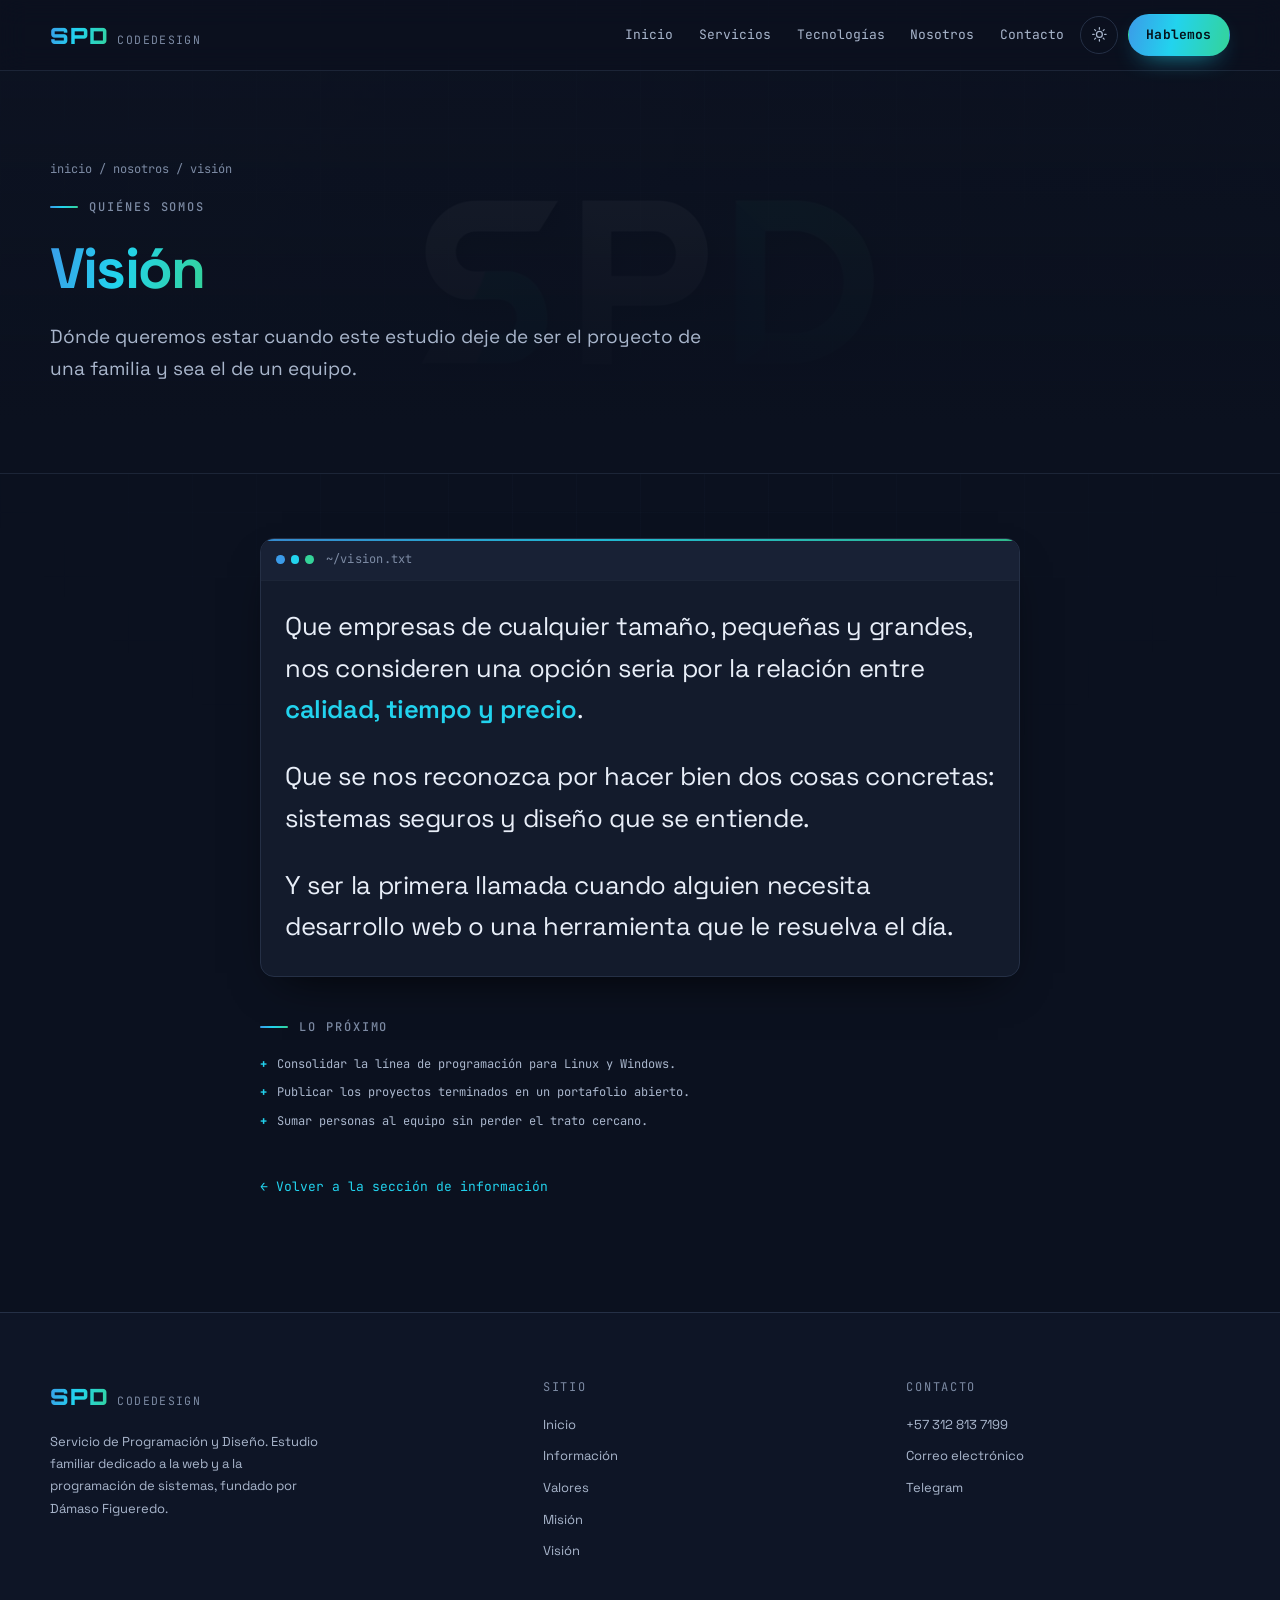
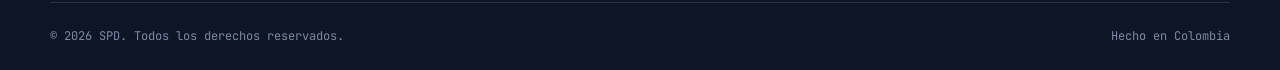
<file: vision.html>
<!DOCTYPE html>
<html lang="es" data-theme="dark">
<head>
  <meta charset="UTF-8">
  <meta name="viewport" content="width=device-width, initial-scale=1.0">

  <title>Visión — SPD CodeDesign</title>
  <meta name="description" content="La visión de SPD: Servicio de Programación y Diseño. Hacia dónde queremos llevar el estudio en los próximos años.">
  <meta name="author" content="Dámaso Figueredo, Fundador">
  <meta name="theme-color" content="#0b111f">

  <meta property="og:type" content="article">
  <meta property="og:title" content="Visión — SPD CodeDesign">
  <meta property="og:description" content="Hacia dónde queremos llevar el estudio en los próximos años.">
  <meta property="og:image" content="SPDimages/SDP3.jpg">

  <link rel="icon" href="SPDimages/SPD1PRO.png" type="image/png">
  <link rel="preconnect" href="https://fonts.googleapis.com">
  <link rel="preconnect" href="https://fonts.gstatic.com" crossorigin>
  <link href="https://fonts.googleapis.com/css2?family=JetBrains+Mono:wght@400;500;700&family=Orbitron:wght@700;900&family=Space+Grotesk:wght@400;500;600;700&display=swap" rel="stylesheet">
  <link rel="stylesheet" href="styles.css">

  <script>
    (function () {
      document.documentElement.classList.add('js');
      var theme = 'dark';
      try {
        var saved = localStorage.getItem('spd-theme');
        if (saved === 'light' || saved === 'dark') theme = saved;
      } catch (e) {}
      document.documentElement.setAttribute('data-theme', theme);
    })();
  </script>
</head>

<body>
  <a class="skip-link" href="#contenido">Ir al contenido</a>

  <header class="site-header">
    <div class="wrap site-header__inner">
      <a class="brand" href="index.html">
        <span class="brand__mark">SPD</span>
        <span class="brand__word">CodeDesign</span>
      </a>

      <nav class="nav" data-nav data-open="false" aria-label="Navegación principal">
        <a href="index.html">Inicio</a>
        <a href="index.html#servicios">Servicios</a>
        <a href="index.html#tecnologias">Tecnologías</a>
        <a href="paginas.html">Nosotros</a>
        <a href="index.html#contacto">Contacto</a>
      </nav>

      <div class="header-tools">
        <button class="icon-btn" type="button" data-theme-toggle aria-label="Cambiar a modo claro">
          <svg class="icon-sun" viewBox="0 0 24 24" fill="none" stroke="currentColor" stroke-width="1.8" stroke-linecap="round" aria-hidden="true">
            <circle cx="12" cy="12" r="4.2"/>
            <path d="M12 2.5v2M12 19.5v2M2.5 12h2M19.5 12h2M5.2 5.2l1.4 1.4M17.4 17.4l1.4 1.4M18.8 5.2l-1.4 1.4M6.6 17.4l-1.4 1.4"/>
          </svg>
          <svg class="icon-moon" viewBox="0 0 24 24" fill="none" stroke="currentColor" stroke-width="1.8" stroke-linecap="round" stroke-linejoin="round" aria-hidden="true">
            <path d="M20 13.5A8.2 8.2 0 1 1 10.5 4a6.4 6.4 0 0 0 9.5 9.5z"/>
          </svg>
        </button>

        <button class="icon-btn nav-toggle" type="button" data-nav-toggle aria-expanded="false" aria-label="Abrir menú">
          <svg viewBox="0 0 24 24" fill="none" stroke="currentColor" stroke-width="1.9" stroke-linecap="round" aria-hidden="true">
            <path d="M4 7h16M4 12h16M4 17h16"/>
          </svg>
        </button>

        <a class="btn btn--primary header-cta" href="index.html#contacto">Hablemos</a>
      </div>
    </div>
  </header>

  <main id="contenido">

    <section class="page-hero">
      <div class="wrap">
        <p class="crumbs"><a href="index.html">inicio</a> / <a href="paginas.html">nosotros</a> / visión</p>
        <p class="eyebrow">Quiénes somos</p>
        <h1 class="title-1"><span class="grad-text">Visión</span></h1>
        <p class="lede" style="margin-top:1.2rem">
          Dónde queremos estar cuando este estudio deje de ser el proyecto de una familia
          y sea el de un equipo.
        </p>
      </div>
    </section>

    <section class="band">
      <div class="wrap wrap--narrow">

        <article class="window" data-reveal="1">
          <div class="window__bar">
            <span class="window__dots" aria-hidden="true"><i></i><i></i><i></i></span>
            <span class="window__path">~/vision.txt</span>
          </div>
          <div class="window__body">
            <div class="statement">
              <p>
                Que empresas de cualquier tamaño, pequeñas y grandes, nos consideren una
                opción seria por la relación entre <strong>calidad, tiempo y precio</strong>.
              </p>
              <p>
                Que se nos reconozca por hacer bien dos cosas concretas: sistemas seguros
                y diseño que se entiende.
              </p>
              <p>
                Y ser la primera llamada cuando alguien necesita desarrollo web o una
                herramienta que le resuelva el día.
              </p>
            </div>
          </div>
        </article>

        <div style="margin-top:2.5rem" data-reveal="2">
          <p class="eyebrow">Lo próximo</p>
          <ul class="service__list" style="border-top:0;padding-top:0;margin-top:0">
            <li>Consolidar la línea de programación para Linux y Windows.</li>
            <li>Publicar los proyectos terminados en un portafolio abierto.</li>
            <li>Sumar personas al equipo sin perder el trato cercano.</li>
          </ul>
        </div>

        <p style="margin-top:2.5rem">
          <a class="link-line" href="paginas.html">← Volver a la sección de información</a>
        </p>

      </div>
    </section>

  </main>

  <footer class="site-footer">
    <div class="wrap">
      <div class="footer-grid">
        <div>
          <a class="brand" href="index.html">
            <span class="brand__mark">SPD</span>
            <span class="brand__word">CodeDesign</span>
          </a>
          <p class="footer-about">
            Servicio de Programación y Diseño. Estudio familiar dedicado a la web y a la
            programación de sistemas, fundado por Dámaso Figueredo.
          </p>
        </div>

        <div class="footer-col">
          <p class="footer-col__title">Sitio</p>
          <nav class="footer-links" aria-label="Enlaces del sitio">
            <a href="index.html">Inicio</a>
            <a href="paginas.html">Información</a>
            <a href="valores.html">Valores</a>
            <a href="mision.html">Misión</a>
            <a href="vision.html">Visión</a>
          </nav>
        </div>

        <div class="footer-col">
          <p class="footer-col__title">Contacto</p>
          <nav class="footer-links" aria-label="Datos de contacto">
            <a href="tel:+573128137199">+57 312 813 7199</a>
            <a href="mailto:servicioprogramaciondiseno@gmail.com">Correo electrónico</a>
            <a href="https://t.me/Damaso_Figueredo" target="_blank" rel="noopener">Telegram</a>
          </nav>
        </div>
      </div>

      <div class="footer-bottom">
        <span>© <span data-year>2026</span> SPD. Todos los derechos reservados.</span>
        <span>Hecho en Colombia</span>
      </div>
    </div>
  </footer>

  <script src="main.js"></script>
</body>
</html>
</file>
<file: styles.css>
/* ============================================================================
   SPD CodeDesign — Hoja de estilos global
   Servicio de Programación y Diseño
   ----------------------------------------------------------------------------
   Índice
   01. Tokens (color, tipografía, espacio)
   02. Reset y base
   03. Utilidades de layout
   04. Tipografía y componentes de texto
   05. Botones y enlaces
   06. Ventana (elemento firma)
   07. Terminal
   08. Cabecera y navegación
   09. Hero
   10. Servicios
   11. Banda de proceso
   12. Tecnologías
   13. Tarjetas de enlace (principios / directorio)
   14. Contacto
   15. Pie de página
   16. Páginas interiores
   17. Movimiento y accesibilidad
   ========================================================================== */

/* ==========================================================================
   01. TOKENS
   ========================================================================== */

:root {
  /* Tipografía */
  --font-logo: 'Orbitron', 'Space Grotesk', sans-serif;
  --font-display: 'Space Grotesk', 'Segoe UI', system-ui, sans-serif;
  --font-mono: 'JetBrains Mono', 'Roboto Mono', 'Courier New', monospace;

  /* Escala tipográfica fluida */
  --fs-xs: 0.75rem;
  --fs-sm: 0.8125rem;
  --fs-base: clamp(1rem, 0.97rem + 0.14vw, 1.0625rem);
  --fs-lg: clamp(1.0625rem, 1rem + 0.3vw, 1.1875rem);
  --fs-xl: clamp(1.25rem, 1.13rem + 0.55vw, 1.5rem);
  --fs-2xl: clamp(1.6rem, 1.35rem + 1.15vw, 2.35rem);
  --fs-3xl: clamp(2.1rem, 1.55rem + 2.5vw, 3.6rem);

  /* Espacio */
  --sp-xs: 0.5rem;
  --sp-sm: 0.875rem;
  --sp-md: 1.5rem;
  --sp-lg: 2.5rem;
  --sp-xl: 4rem;
  --sp-2xl: clamp(4rem, 3rem + 5vw, 7rem);

  /* Medidas */
  --wrap: 1180px;
  --wrap-narrow: 760px;
  --radius: 14px;
  --radius-sm: 9px;
  --radius-lg: 20px;

  /* Marca — tomada del logotipo SPD (cian → verde sobre azul noche) */
  --brand-cyan: #22d3ee;
  --brand-green: #34d399;
  --brand-blue: #3b9be8;
  --grad: linear-gradient(103deg, var(--brand-blue), var(--brand-cyan) 45%, var(--brand-green));
}

/* --- Tema oscuro (por defecto) --- */
[data-theme='dark'] {
  --bg: #0b111f;
  --bg-2: #0e1526;
  --surface: #131b2c;
  --surface-2: #182135;
  --line: #253046;
  --line-soft: #1c2537;
  --text: #e8eef8;
  --text-2: #a9b6cc;
  --muted: #7c8aa3;
  --accent: #22d3ee;
  --accent-2: #34d399;
  --accent-ink: #05121a;
  --glow: rgba(34, 211, 238, 0.14);
  --shadow: 0 18px 45px -22px rgba(0, 0, 0, 0.9);
  --grid-line: rgba(120, 160, 210, 0.055);
  --photo-dim: 0.14;
  --invert: 1;
}

/* --- Tema claro --- */
[data-theme='light'] {
  --bg: #f4f7fc;
  --bg-2: #eaf0f8;
  --surface: #ffffff;
  --surface-2: #f6f9fd;
  --line: #d5dfee;
  --line-soft: #e5ecf6;
  --text: #0c1424;
  --text-2: #3f4d64;
  --muted: #64748b;
  --accent: #0e7490;
  --accent-2: #047857;
  --accent-ink: #ffffff;
  --glow: rgba(14, 116, 144, 0.1);
  --shadow: 0 16px 38px -24px rgba(16, 40, 80, 0.45);
  --grid-line: rgba(30, 70, 130, 0.05);
  --photo-dim: 0.055;
  --invert: 0;

  --grad: linear-gradient(103deg, #0b5fa5, #0e7490 45%, #047857);
}

/* ==========================================================================
   02. RESET Y BASE
   ========================================================================== */

*,
*::before,
*::after {
  box-sizing: border-box;
}

html {
  scroll-behavior: smooth;
  scroll-padding-top: 5.5rem;
  -webkit-text-size-adjust: 100%;
}

body {
  margin: 0;
  background-color: var(--bg);
  color: var(--text);
  font-family: var(--font-display);
  font-size: var(--fs-base);
  line-height: 1.7;
  -webkit-font-smoothing: antialiased;
  overflow-x: hidden;
  transition: background-color 0.35s ease, color 0.35s ease;
}

/* Rejilla técnica de fondo — muy tenue, sostiene el tema del estudio */
body::before {
  content: '';
  position: fixed;
  inset: 0;
  z-index: -2;
  pointer-events: none;
  background-image: linear-gradient(var(--grid-line) 1px, transparent 1px),
    linear-gradient(90deg, var(--grid-line) 1px, transparent 1px);
  background-size: 64px 64px;
  mask-image: radial-gradient(circle at 50% 0%, #000 0%, transparent 78%);
  -webkit-mask-image: radial-gradient(circle at 50% 0%, #000 0%, transparent 78%);
}

img {
  display: block;
  max-width: 100%;
  height: auto;
}

a {
  color: var(--accent);
  text-decoration: none;
}

ul,
ol {
  margin: 0;
  padding: 0;
  list-style: none;
}

p {
  margin: 0 0 1em;
}

p:last-child {
  margin-bottom: 0;
}

h1,
h2,
h3,
h4 {
  margin: 0;
  font-weight: 600;
  line-height: 1.18;
  letter-spacing: -0.015em;
}

:focus-visible {
  outline: 2px solid var(--accent);
  outline-offset: 3px;
  border-radius: 3px;
}

::selection {
  background: var(--brand-cyan);
  color: #05121a;
}

/* ==========================================================================
   03. UTILIDADES DE LAYOUT
   ========================================================================== */

.wrap {
  width: min(100% - 2.5rem, var(--wrap));
  margin-inline: auto;
}

.wrap--narrow {
  width: min(100% - 2.5rem, var(--wrap-narrow));
  margin-inline: auto;
}

.band {
  padding-block: var(--sp-2xl);
  position: relative;
}

.band--tight {
  padding-block: var(--sp-xl);
}

.band--alt {
  background-color: var(--bg-2);
  border-block: 1px solid var(--line-soft);
}

.skip-link {
  position: absolute;
  left: 1rem;
  top: -100px;
  z-index: 200;
  padding: 0.7rem 1.1rem;
  background: var(--accent);
  color: var(--accent-ink);
  font-family: var(--font-mono);
  font-size: var(--fs-sm);
  border-radius: var(--radius-sm);
  transition: top 0.2s ease;
}

.skip-link:focus {
  top: 1rem;
}

/* ==========================================================================
   04. TIPOGRAFÍA Y COMPONENTES DE TEXTO
   ========================================================================== */

/* Etiqueta guía: monoespaciada, con una regla degradada corta.
   Es el único adorno estructural del sitio. */
.eyebrow {
  display: flex;
  align-items: center;
  gap: 0.7rem;
  margin: 0 0 1.1rem;
  font-family: var(--font-mono);
  font-size: var(--fs-xs);
  font-weight: 500;
  letter-spacing: 0.16em;
  text-transform: uppercase;
  color: var(--muted);
}

.eyebrow::before {
  content: '';
  flex: none;
  width: 1.75rem;
  height: 2px;
  border-radius: 2px;
  background: var(--grad);
}

.eyebrow--center {
  justify-content: center;
}

.title-1 {
  font-size: var(--fs-3xl);
  font-weight: 700;
  letter-spacing: -0.032em;
}

.title-2 {
  font-size: var(--fs-2xl);
  font-weight: 700;
  letter-spacing: -0.026em;
}

.title-3 {
  font-size: var(--fs-xl);
  font-weight: 600;
}

/* Palabra destacada con el degradado del logotipo. Se usa una sola vez
   por página para que siga significando algo. */
.grad-text {
  background: var(--grad);
  -webkit-background-clip: text;
  background-clip: text;
  color: transparent;
}

.lede {
  max-width: 56ch;
  font-size: var(--fs-lg);
  color: var(--text-2);
}

.lede--center {
  margin-inline: auto;
  text-align: center;
}

.text-muted {
  color: var(--muted);
}

.section-head {
  max-width: 62ch;
  margin-bottom: var(--sp-lg);
}

.section-head--center {
  margin-inline: auto;
  text-align: center;
}

.section-head--center .eyebrow {
  justify-content: center;
}

.section-head p {
  margin-top: 0.9rem;
  color: var(--text-2);
}

/* ==========================================================================
   05. BOTONES Y ENLACES
   ========================================================================== */

.btn-row {
  display: flex;
  flex-wrap: wrap;
  gap: 0.75rem;
  margin-top: 2rem;
}

.btn {
  display: inline-flex;
  align-items: center;
  gap: 0.55rem;
  padding: 0.78rem 1.4rem;
  border: 1px solid transparent;
  border-radius: 999px;
  font-family: var(--font-mono);
  font-size: var(--fs-sm);
  font-weight: 500;
  letter-spacing: 0.01em;
  cursor: pointer;
  transition: transform 0.18s ease, box-shadow 0.18s ease, background-color 0.18s ease,
    border-color 0.18s ease, color 0.18s ease;
}

.btn:hover {
  transform: translateY(-2px);
}

.btn--primary {
  background: var(--grad);
  color: var(--accent-ink);
  font-weight: 700;
  box-shadow: 0 10px 26px -14px var(--brand-cyan);
}

.btn--primary:hover {
  box-shadow: 0 16px 34px -14px var(--brand-cyan);
}

.btn--ghost {
  border-color: var(--line);
  background-color: transparent;
  color: var(--text);
}

.btn--ghost:hover {
  border-color: var(--accent);
  color: var(--accent);
}

.arrow {
  transition: transform 0.18s ease;
}

.btn:hover .arrow {
  transform: translateX(3px);
}

/* Enlace de texto con subrayado que crece (sin mover el layout) */
.link-line {
  position: relative;
  font-family: var(--font-mono);
  font-size: var(--fs-sm);
  color: var(--accent);
}

.link-line::after {
  content: '';
  position: absolute;
  left: 0;
  bottom: -3px;
  width: 100%;
  height: 1.5px;
  background: var(--grad);
  transform: scaleX(0);
  transform-origin: left;
  transition: transform 0.25s ease;
}

.link-line:hover::after,
.link-line:focus-visible::after {
  transform: scaleX(1);
}

/* ==========================================================================
   06. VENTANA — elemento firma
   Reinterpreta el borde lateral grueso del sitio original como el marco de
   una ventana de escritorio: es el artefacto propio de un estudio que ahora
   programa para Linux y Windows.
   ========================================================================== */

.window {
  position: relative;
  background-color: var(--surface);
  border: 1px solid var(--line);
  border-radius: var(--radius);
  box-shadow: var(--shadow);
  overflow: hidden;
}

/* Filo degradado superior: eco del #004f88 original, ahora con el
   cian → verde del logotipo. */
.window::before {
  content: '';
  position: absolute;
  inset: 0 0 auto;
  height: 2px;
  background: var(--grad);
  opacity: 0.85;
}

.window__bar {
  display: flex;
  align-items: center;
  gap: 0.75rem;
  padding: 0.62rem 0.95rem;
  background-color: var(--surface-2);
  border-bottom: 1px solid var(--line-soft);
}

.window__dots {
  display: flex;
  gap: 0.35rem;
  flex: none;
}

.window__dots i {
  width: 0.55rem;
  height: 0.55rem;
  border-radius: 50%;
  background-color: var(--brand-blue);
}

.window__dots i:nth-child(2) {
  background-color: var(--brand-cyan);
}

.window__dots i:nth-child(3) {
  background-color: var(--brand-green);
}

.window__path {
  font-family: var(--font-mono);
  font-size: var(--fs-xs);
  letter-spacing: 0.02em;
  color: var(--muted);
  white-space: nowrap;
  overflow: hidden;
  text-overflow: ellipsis;
}

.window__tag {
  margin-left: auto;
  flex: none;
  padding: 0.15rem 0.55rem;
  border-radius: 999px;
  background: var(--grad);
  color: var(--accent-ink);
  font-family: var(--font-mono);
  font-size: 0.65rem;
  font-weight: 700;
  letter-spacing: 0.08em;
  text-transform: uppercase;
}

.window__body {
  padding: 1.6rem 1.5rem 1.75rem;
}

/* ==========================================================================
   07. TERMINAL
   Conserva su chroma oscura también en modo claro: una terminal clara
   sería una terminal que nadie usa.
   ========================================================================== */

.terminal {
  background-color: #080d18;
  border-color: #1e2a40;
}

.terminal .window__bar {
  background-color: #0d1524;
  border-bottom-color: #1b2438;
}

.terminal .window__path {
  color: #6b7c96;
}

.terminal__body {
  padding: 1.15rem 1.25rem 1.4rem;
  font-family: var(--font-mono);
  font-size: clamp(0.72rem, 0.66rem + 0.28vw, 0.83rem);
  line-height: 1.85;
  color: #93a3ba;
  min-height: 17rem;
  white-space: pre-wrap;
  word-break: break-word;
}

@media (max-width: 900px) {
  .terminal__body {
    min-height: 13rem;
  }
}

.term-user {
  color: var(--brand-green);
}

.term-path {
  color: var(--brand-blue);
}

.term-cmd {
  color: #e8eef8;
}

.term-dir {
  color: var(--brand-cyan);
}

.caret {
  display: inline-block;
  width: 0.55em;
  height: 1.05em;
  margin-left: 0.1em;
  vertical-align: text-bottom;
  background-color: var(--brand-cyan);
  animation: blink 1.1s steps(1) infinite;
}

@keyframes blink {
  0%,
  50% {
    opacity: 1;
  }
  50.01%,
  100% {
    opacity: 0;
  }
}

/* ==========================================================================
   08. CABECERA Y NAVEGACIÓN
   ========================================================================== */

.site-header {
  position: sticky;
  top: 0;
  z-index: 100;
  background-color: color-mix(in srgb, var(--bg) 82%, transparent);
  backdrop-filter: blur(14px);
  -webkit-backdrop-filter: blur(14px);
  border-bottom: 1px solid var(--line-soft);
}

.site-header__inner {
  display: flex;
  align-items: center;
  gap: 1rem;
  min-height: 4.35rem;
}

.brand {
  display: flex;
  align-items: baseline;
  gap: 0.5rem;
  margin-right: auto;
  color: var(--text);
}

.brand__mark {
  font-family: var(--font-logo);
  font-size: 1.4rem;
  font-weight: 900;
  letter-spacing: 0.05em;
  background: var(--grad);
  -webkit-background-clip: text;
  background-clip: text;
  color: transparent;
}

.brand__word {
  font-family: var(--font-mono);
  font-size: 0.72rem;
  letter-spacing: 0.12em;
  text-transform: uppercase;
  color: var(--muted);
}

.nav {
  display: flex;
  align-items: center;
  gap: 1.6rem;
}

.nav a {
  position: relative;
  font-family: var(--font-mono);
  font-size: var(--fs-sm);
  color: var(--text-2);
  transition: color 0.18s ease;
}

.nav a::after {
  content: '';
  position: absolute;
  left: 0;
  bottom: -6px;
  width: 100%;
  height: 2px;
  border-radius: 2px;
  background: var(--grad);
  transform: scaleX(0);
  transform-origin: left;
  transition: transform 0.22s ease;
}

.nav a:hover,
.nav a[aria-current='page'] {
  color: var(--text);
}

.nav a:hover::after,
.nav a[aria-current='page']::after {
  transform: scaleX(1);
}

.header-tools {
  display: flex;
  align-items: center;
  gap: 0.6rem;
}

.icon-btn {
  display: grid;
  place-items: center;
  width: 2.4rem;
  height: 2.4rem;
  padding: 0;
  border: 1px solid var(--line);
  border-radius: 50%;
  background-color: transparent;
  color: var(--text-2);
  cursor: pointer;
  transition: border-color 0.18s ease, color 0.18s ease, transform 0.18s ease;
}

.icon-btn:hover {
  border-color: var(--accent);
  color: var(--accent);
  transform: translateY(-1px);
}

.icon-btn svg {
  width: 1.05rem;
  height: 1.05rem;
}

/* El icono mostrado depende del tema activo */
[data-theme='dark'] .icon-sun {
  display: block;
}
[data-theme='dark'] .icon-moon {
  display: none;
}
[data-theme='light'] .icon-sun {
  display: none;
}
[data-theme='light'] .icon-moon {
  display: block;
}

.nav-toggle {
  display: none;
}

.header-cta {
  padding: 0.55rem 1.1rem;
}

@media (max-width: 900px) {
  .nav-toggle {
    display: grid;
  }

  .header-cta {
    display: none;
  }

  .nav {
    position: absolute;
    top: 100%;
    left: 0;
    right: 0;
    flex-direction: column;
    align-items: stretch;
    gap: 0;
    padding: 0.5rem 1.25rem 1.25rem;
    background-color: var(--bg);
    border-bottom: 1px solid var(--line);
    box-shadow: var(--shadow);
    display: none;
  }

  .nav[data-open='true'] {
    display: flex;
  }

  .nav a {
    padding: 0.85rem 0.25rem;
    font-size: var(--fs-base);
    border-bottom: 1px solid var(--line-soft);
  }

  .nav a::after {
    bottom: -1px;
  }
}

/* ==========================================================================
   09. HERO
   ========================================================================== */

.hero {
  position: relative;
  padding-block: clamp(3.5rem, 2rem + 6vw, 6.5rem) var(--sp-2xl);
  overflow: hidden;
}

.hero::after {
  content: '';
  position: absolute;
  top: -22rem;
  right: -14rem;
  width: 46rem;
  height: 46rem;
  z-index: -1;
  border-radius: 50%;
  background: radial-gradient(circle, var(--glow), transparent 66%);
  pointer-events: none;
}

.hero__grid {
  display: grid;
  grid-template-columns: minmax(0, 1.02fr) minmax(0, 0.98fr);
  gap: clamp(2rem, 1rem + 3.5vw, 4rem);
  align-items: center;
}

.hero__title {
  max-width: 15ch;
}

.hero__lede {
  margin-top: 1.4rem;
}

.hero__meta {
  display: flex;
  flex-wrap: wrap;
  gap: 0.5rem 1.6rem;
  margin-top: 2.4rem;
  padding-top: 1.4rem;
  border-top: 1px solid var(--line-soft);
  font-family: var(--font-mono);
  font-size: var(--fs-xs);
  letter-spacing: 0.05em;
  color: var(--muted);
}

.hero__meta span {
  display: flex;
  align-items: center;
  gap: 0.45rem;
}

.hero__meta span::before {
  content: '';
  width: 0.4rem;
  height: 0.4rem;
  border-radius: 50%;
  background: var(--brand-green);
}

@media (max-width: 900px) {
  .hero__grid {
    grid-template-columns: 1fr;
  }

  .hero__title {
    max-width: none;
  }
}

/* ==========================================================================
   10. SERVICIOS
   ========================================================================== */

.services {
  display: grid;
  grid-template-columns: repeat(auto-fit, minmax(285px, 1fr));
  gap: 1.25rem;
}

.service {
  display: flex;
  flex-direction: column;
  transition: transform 0.25s ease, border-color 0.25s ease, box-shadow 0.25s ease;
}

.service:hover {
  transform: translateY(-4px);
  border-color: color-mix(in srgb, var(--accent) 45%, var(--line));
}

.service .window__body {
  display: flex;
  flex-direction: column;
  flex: 1;
}

.service__title {
  margin-bottom: 0.7rem;
}

.service__text {
  color: var(--text-2);
  font-size: var(--fs-sm);
  line-height: 1.75;
}

.service__list {
  margin-top: 1.3rem;
  padding-top: 1.2rem;
  border-top: 1px dashed var(--line);
  display: grid;
  gap: 0.6rem;
}

.service__list li {
  display: flex;
  gap: 0.65rem;
  font-family: var(--font-mono);
  font-size: var(--fs-xs);
  line-height: 1.6;
  color: var(--text-2);
}

.service__list li::before {
  content: '+';
  flex: none;
  color: var(--accent);
  font-weight: 700;
}

/* ==========================================================================
   11. BANDA DE PROCESO
   El flujo de trabajo se escribe como una tubería de shell: es la forma en
   que este oficio realmente describe una secuencia.
   ========================================================================== */

.process {
  position: relative;
  isolation: isolate;
  padding-block: clamp(3.5rem, 2.5rem + 4vw, 5.5rem);
  border-block: 1px solid var(--line-soft);
  overflow: hidden;
}

.process::before {
  content: '';
  position: absolute;
  inset: 0;
  z-index: -2;
  background-image: url('SPDimages/section_code.jpg');
  background-size: cover;
  background-position: center;
  opacity: var(--photo-dim);
  /* Desenfoque: la foto aporta textura, no un texto que compita por leerse. */
  filter: blur(3px);
  transform: scale(1.04);
}

.process::after {
  content: '';
  position: absolute;
  inset: 0;
  z-index: -1;
  background: linear-gradient(
    100deg,
    var(--bg) 0%,
    color-mix(in srgb, var(--bg) 78%, transparent) 55%,
    color-mix(in srgb, var(--bg) 35%, transparent) 100%
  );
}

.pipeline {
  display: flex;
  flex-wrap: wrap;
  align-items: center;
  gap: 0.55rem 0.85rem;
  margin-top: 1.8rem;
  font-family: var(--font-mono);
  font-size: clamp(0.82rem, 0.75rem + 0.35vw, 1rem);
}

.pipeline__step {
  padding: 0.42rem 0.9rem;
  border: 1px solid var(--line);
  border-radius: 999px;
  background-color: color-mix(in srgb, var(--surface) 85%, transparent);
  color: var(--text);
}

.pipeline__pipe {
  color: var(--accent);
  font-weight: 700;
}

.process__note {
  max-width: 54ch;
  margin-top: 1.8rem;
  color: var(--text-2);
}

/* ==========================================================================
   12. TECNOLOGÍAS
   ========================================================================== */

.tech {
  position: relative;
  isolation: isolate;
  overflow: hidden;
}

.tech::before {
  content: '';
  position: absolute;
  right: -2%;
  bottom: 6%;
  width: min(28rem, 44%);
  aspect-ratio: 2400 / 1116;
  z-index: -1;
  background-image: url('SPDimages/section_more_information.webp');
  background-size: contain;
  background-repeat: no-repeat;
  background-position: bottom right;
  opacity: 0.07;
  filter: invert(var(--invert));
  mask-image: linear-gradient(285deg, #000 35%, transparent 85%);
  -webkit-mask-image: linear-gradient(285deg, #000 35%, transparent 85%);
  pointer-events: none;
}

@media (max-width: 900px) {
  .tech::before {
    display: none;
  }
}

.tech-groups {
  display: grid;
  grid-template-columns: repeat(auto-fit, minmax(240px, 1fr));
  gap: 1.75rem 2.5rem;
}

.tech-group__label {
  margin-bottom: 0.95rem;
  font-family: var(--font-mono);
  font-size: var(--fs-xs);
  letter-spacing: 0.14em;
  text-transform: uppercase;
  color: var(--muted);
}

.chips {
  display: flex;
  flex-wrap: wrap;
  gap: 0.45rem;
}

.chip {
  padding: 0.34rem 0.8rem;
  border: 1px solid var(--line);
  border-radius: var(--radius-sm);
  background-color: var(--surface);
  font-family: var(--font-mono);
  font-size: var(--fs-xs);
  color: var(--text-2);
  transition: border-color 0.18s ease, color 0.18s ease;
}

.chip:hover {
  border-color: var(--accent);
  color: var(--text);
}

/* ==========================================================================
   13. TARJETAS DE ENLACE
   ========================================================================== */

.link-cards {
  display: grid;
  grid-template-columns: repeat(auto-fit, minmax(240px, 1fr));
  gap: 1rem;
}

.link-card {
  display: flex;
  flex-direction: column;
  gap: 0.55rem;
  padding: 1.5rem 1.4rem;
  border: 1px solid var(--line);
  border-left: 3px solid transparent;
  border-radius: var(--radius);
  background-color: var(--surface);
  color: var(--text);
  transition: transform 0.22s ease, border-color 0.22s ease, background-color 0.22s ease;
}

.link-card:hover {
  transform: translateY(-3px);
  border-color: var(--line);
  border-left-color: var(--accent);
  background-color: var(--surface-2);
}

.link-card__key {
  font-family: var(--font-mono);
  font-size: var(--fs-xs);
  letter-spacing: 0.08em;
  color: var(--muted);
}

.link-card__title {
  font-size: var(--fs-lg);
  font-weight: 600;
}

.link-card__text {
  font-size: var(--fs-sm);
  color: var(--text-2);
}

.link-card__go {
  margin-top: auto;
  padding-top: 0.9rem;
  font-family: var(--font-mono);
  font-size: var(--fs-xs);
  color: var(--accent);
}

.link-card__go .arrow {
  display: inline-block;
}

.link-card:hover .arrow {
  transform: translateX(4px);
}

/* ==========================================================================
   14. CONTACTO
   ========================================================================== */

.contact {
  position: relative;
  isolation: isolate;
  overflow: hidden;
  border-block: 1px solid var(--line-soft);
}

.contact::before {
  content: '';
  position: absolute;
  inset: 0;
  z-index: -2;
  background-image: url('SPDimages/section_design.png');
  background-size: cover;
  background-position: 60% center;
  opacity: calc(var(--photo-dim) * 0.8);
  filter: blur(8px);
  transform: scale(1.08);
}

.contact::after {
  content: '';
  position: absolute;
  inset: 0;
  z-index: -1;
  background: linear-gradient(
    255deg,
    var(--bg) 10%,
    color-mix(in srgb, var(--bg) 84%, transparent) 62%,
    color-mix(in srgb, var(--bg) 58%, transparent) 100%
  );
}

.contact-list {
  display: grid;
  grid-template-columns: repeat(auto-fit, minmax(230px, 1fr));
  gap: 1rem;
  margin-top: var(--sp-lg);
}

.contact-card {
  display: flex;
  flex-direction: column;
  gap: 0.3rem;
  padding: 1.35rem 1.35rem 1.5rem;
  border: 1px solid var(--line);
  border-radius: var(--radius);
  background-color: color-mix(in srgb, var(--surface) 92%, transparent);
  color: var(--text);
  transition: transform 0.22s ease, border-color 0.22s ease;
}

.contact-card:hover {
  transform: translateY(-3px);
  border-color: var(--accent);
}

.contact-card__icon {
  width: 2.1rem;
  height: 2.1rem;
  margin-bottom: 0.7rem;
  display: grid;
  place-items: center;
  border-radius: var(--radius-sm);
  background: var(--grad);
  color: var(--accent-ink);
}

.contact-card__icon svg {
  width: 1.1rem;
  height: 1.1rem;
}

.contact-card__label {
  font-family: var(--font-mono);
  font-size: var(--fs-xs);
  letter-spacing: 0.1em;
  text-transform: uppercase;
  color: var(--muted);
}

.contact-card__value {
  font-size: var(--fs-sm);
  font-weight: 600;
  word-break: break-word;
}

.contact-card__note {
  margin-top: 0.35rem;
  font-size: var(--fs-xs);
  color: var(--muted);
}

/* ==========================================================================
   15. PIE DE PÁGINA
   ========================================================================== */

.site-footer {
  padding-block: var(--sp-xl) var(--sp-md);
  background-color: var(--bg-2);
  border-top: 1px solid var(--line);
}

.footer-grid {
  display: grid;
  grid-template-columns: minmax(0, 1.4fr) repeat(2, minmax(0, 1fr));
  gap: 2.5rem;
  padding-bottom: var(--sp-lg);
}

.footer-about {
  max-width: 34ch;
  margin-top: 1rem;
  font-size: var(--fs-sm);
  color: var(--text-2);
}

.footer-col__title {
  margin-bottom: 1rem;
  font-family: var(--font-mono);
  font-size: var(--fs-xs);
  letter-spacing: 0.14em;
  text-transform: uppercase;
  color: var(--muted);
}

.footer-links {
  display: grid;
  gap: 0.6rem;
}

.footer-links a {
  font-size: var(--fs-sm);
  color: var(--text-2);
  transition: color 0.18s ease;
}

.footer-links a:hover {
  color: var(--accent);
}

.footer-bottom {
  display: flex;
  flex-wrap: wrap;
  justify-content: space-between;
  gap: 0.6rem;
  padding-top: 1.4rem;
  border-top: 1px solid var(--line);
  font-family: var(--font-mono);
  font-size: var(--fs-xs);
  color: var(--muted);
}

@media (max-width: 760px) {
  .footer-grid {
    grid-template-columns: 1fr;
    gap: 2rem;
  }
}

/* ==========================================================================
   16. PÁGINAS INTERIORES
   ========================================================================== */

/* Tras una portada de página interior el aire ya está dado arriba. */
.page-hero + .band {
  padding-top: var(--sp-xl);
}

.page-hero {
  position: relative;
  isolation: isolate;
  padding-block: clamp(3.5rem, 2.5rem + 4vw, 5.5rem);
  border-bottom: 1px solid var(--line-soft);
  overflow: hidden;
}

.page-hero::before {
  content: '';
  position: absolute;
  inset: 0;
  z-index: -2;
  background-image: url('SPDimages/SDP3.jpg');
  background-size: cover;
  background-position: center;
  opacity: 0.2;
}

.page-hero::after {
  content: '';
  position: absolute;
  inset: 0;
  z-index: -1;
  background: linear-gradient(
    180deg,
    color-mix(in srgb, var(--bg) 70%, transparent),
    var(--bg) 88%
  );
}

.crumbs {
  margin-bottom: 1.1rem;
  font-family: var(--font-mono);
  font-size: var(--fs-xs);
  color: var(--muted);
}

.crumbs a {
  color: var(--muted);
}

.crumbs a:hover {
  color: var(--accent);
}

/* Valores — máximo tres columnas: con cinco tarjetas, 3+2 se equilibra
   mejor que 4+1. */
.values {
  display: grid;
  grid-template-columns: repeat(auto-fit, minmax(min(100%, 300px), 1fr));
  gap: 1.1rem;
}

.value {
  position: relative;
  padding: 1.6rem 1.5rem;
  border: 1px solid var(--line);
  border-radius: var(--radius);
  background-color: var(--surface);
  transition: transform 0.22s ease, border-color 0.22s ease;
}

.value:hover {
  transform: translateY(-3px);
  border-color: color-mix(in srgb, var(--accent) 50%, var(--line));
}

.value__key {
  display: block;
  margin-bottom: 0.85rem;
  font-family: var(--font-mono);
  font-size: var(--fs-xs);
  letter-spacing: 0.05em;
  color: var(--accent);
}

.value__title {
  margin-bottom: 0.5rem;
  font-size: var(--fs-lg);
  font-weight: 600;
  letter-spacing: -0.01em;
}

.value__text {
  font-size: var(--fs-sm);
  color: var(--text-2);
}

/* Declaración larga (misión / visión) */
.statement {
  font-size: clamp(1.15rem, 1rem + 0.85vw, 1.6rem);
  line-height: 1.62;
  letter-spacing: -0.015em;
}

.statement p + p {
  margin-top: 1.1rem;
}

.statement strong {
  font-weight: 600;
  color: var(--accent);
}

/* Directorio (páginas.html) — listado tipo `ls` */
.dir {
  font-family: var(--font-mono);
}

.dir__row {
  display: grid;
  grid-template-columns: 1.6rem minmax(0, 1fr) auto;
  align-items: center;
  gap: 0.9rem;
  padding: 0.95rem 0.6rem;
  border-bottom: 1px solid var(--line-soft);
  color: var(--text);
  transition: background-color 0.18s ease, padding-left 0.18s ease;
}

.dir__row:last-child {
  border-bottom: 0;
}

.dir__row:hover {
  background-color: var(--surface-2);
  padding-left: 1.1rem;
}

.dir__icon {
  color: var(--accent);
  font-size: 0.95rem;
}

.dir__name {
  font-size: var(--fs-sm);
  font-weight: 500;
}

.dir__desc {
  display: block;
  margin-top: 0.15rem;
  font-family: var(--font-display);
  font-size: var(--fs-xs);
  font-weight: 400;
  color: var(--muted);
}

.dir__size {
  font-size: var(--fs-xs);
  color: var(--muted);
  white-space: nowrap;
}

@media (max-width: 560px) {
  .dir__size {
    display: none;
  }
}

/* ==========================================================================
   17. MOVIMIENTO Y ACCESIBILIDAD
   ========================================================================== */

.js [data-reveal] {
  opacity: 0;
  transform: translateY(22px);
  transition: opacity 0.7s ease, transform 0.7s cubic-bezier(0.22, 1, 0.36, 1);
}

.js [data-reveal].is-visible {
  opacity: 1;
  transform: none;
}

.js [data-reveal='2'] {
  transition-delay: 0.09s;
}
.js [data-reveal='3'] {
  transition-delay: 0.18s;
}

.visually-hidden {
  position: absolute;
  width: 1px;
  height: 1px;
  margin: -1px;
  padding: 0;
  overflow: hidden;
  clip: rect(0 0 0 0);
  white-space: nowrap;
  border: 0;
}

@media (prefers-reduced-motion: reduce) {
  html {
    scroll-behavior: auto;
  }

  *,
  *::before,
  *::after {
    animation-duration: 0.001ms !important;
    animation-iteration-count: 1 !important;
    transition-duration: 0.001ms !important;
  }

  .js [data-reveal] {
    opacity: 1;
    transform: none;
  }
}
</file>
